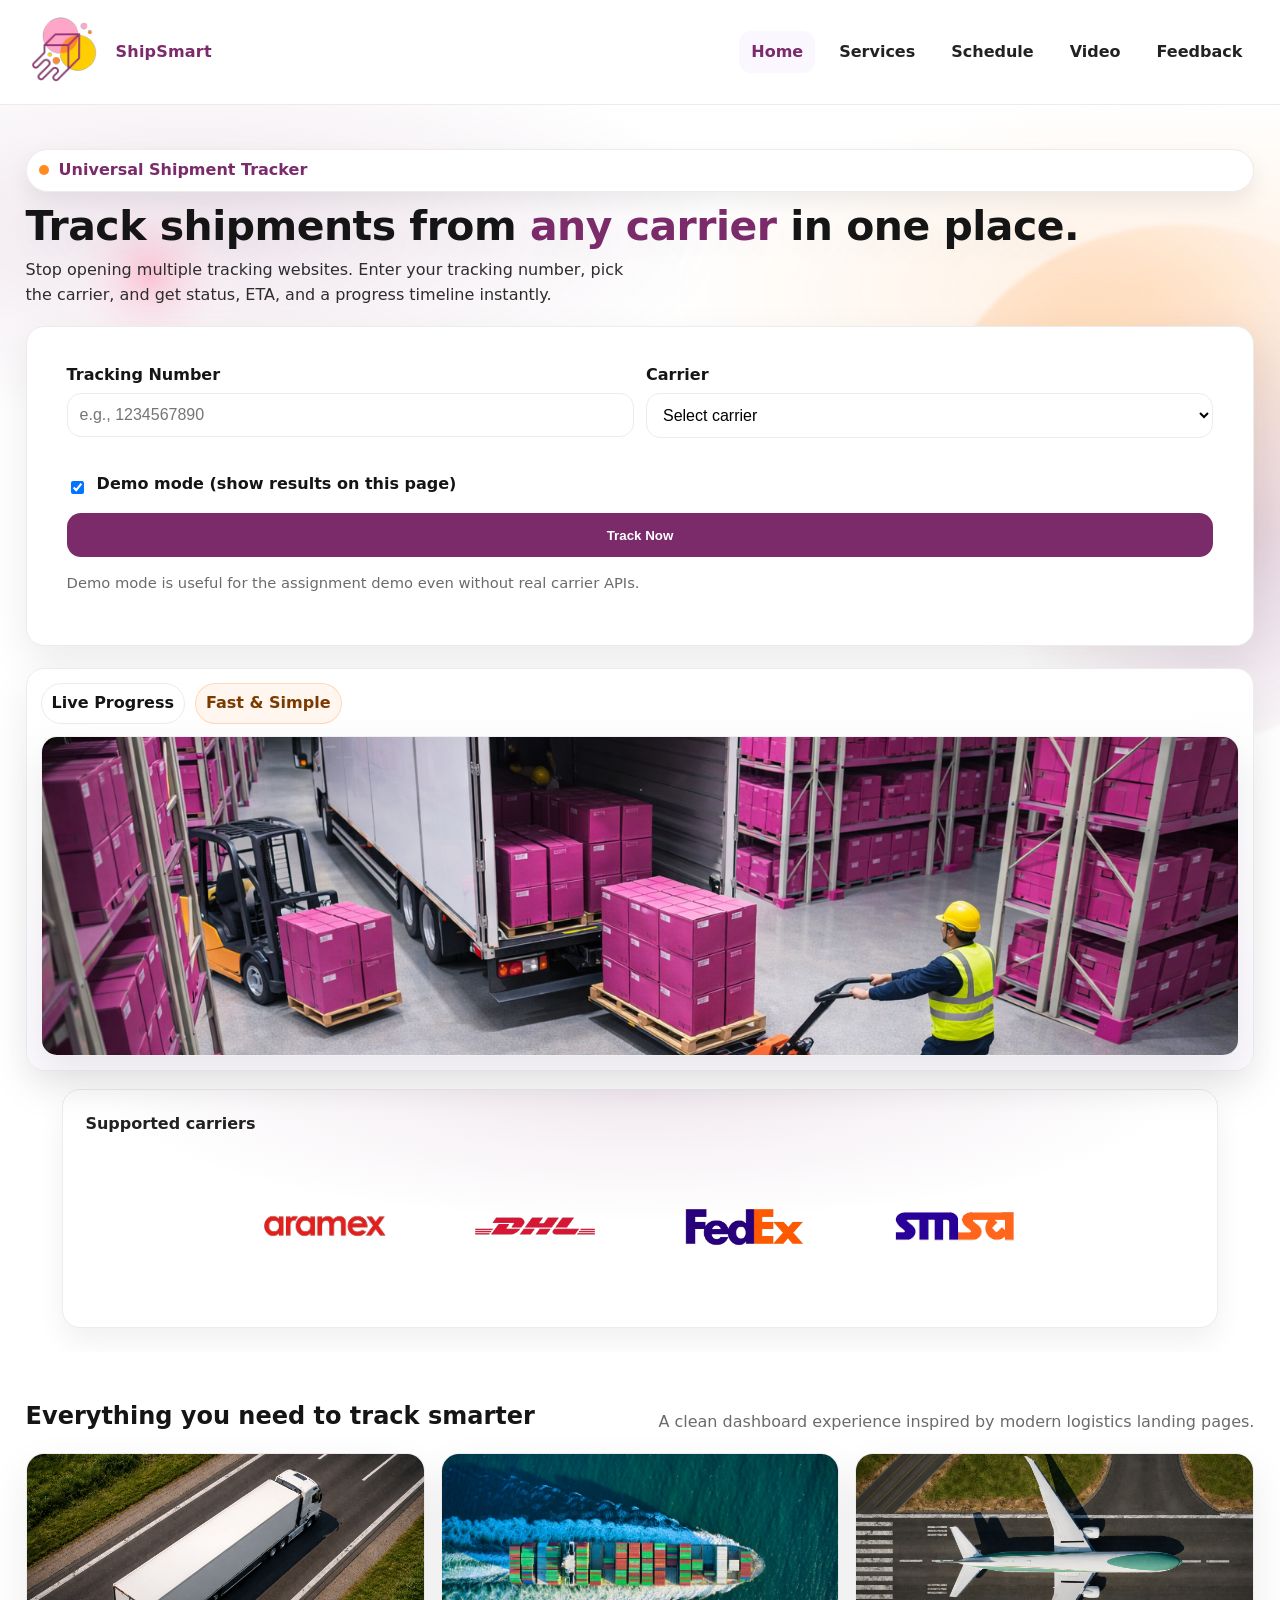
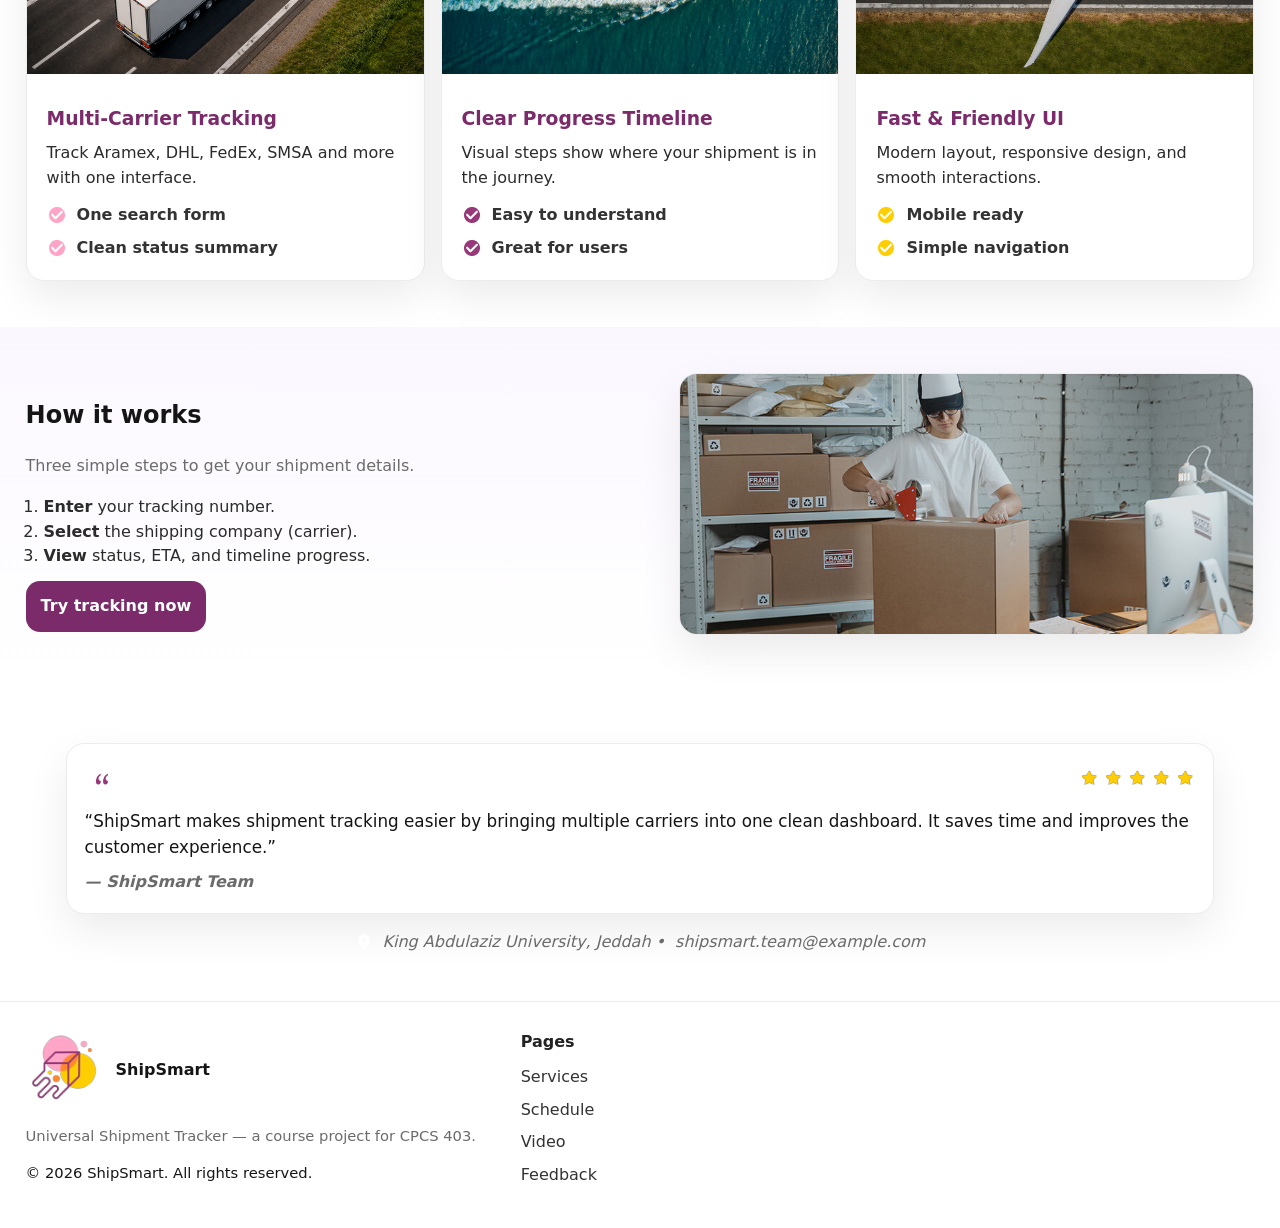
<file: index.html>
<!--
Member 1:
  Name: Wareef Alzubaidi
  Student ID: 2207221
  Section: DAR

Member 2:
  Name: Sama Salem Salloum
  Student ID: 2205679
  Section: DAR

Member 3:
  Name: Manar Abdullah Alharbi
  Student ID: 2206712
  Section: DAR

File: index.html
Purpose: ShipSmart Home Page — interactive landing page with hero section, tracking form, feature cards, how-it-works steps, and testimonial.
-->
<!DOCTYPE html>
<html lang="en">
<head>
  <meta charset="UTF-8" />
  <meta name="viewport" content="width=device-width, initial-scale=1.0" />
  <title>ShipSmart | Universal Shipment Tracker</title>
  <link rel="icon" type="image/svg+xml" href="images/shipsmart-logo-3.svg" />

  <!-- External CSS (Required) -->
  <link rel="stylesheet" href="global/main.css" />
  <!-- Print CSS (schedule-only printing) -->
  <link rel="stylesheet" href="global/print.css" media="print" />
</head>

<body>
  <!-- ===================== HEADER (Semantic Tag required) ===================== -->
  <header class="site-header">
    <div class="container header-inner">
      <!-- Brand -->
      <a class="brand" href="index.html" aria-label="ShipSmart Home">
        <img class="brand-logo" src="images/shipsmart-logo-3.svg" alt="ShipSmart logo" />
        <span class="brand-name">ShipSmart</span>
      </a>

      <!-- Navigation (consistent across pages) -->
      <nav class="nav" aria-label="Main navigation">
        <ul class="nav-list">
          <li><a class="nav-link is-active" href="index.html">Home</a></li>
          <li><a class="nav-link" href="pages/services.html">Services</a></li>
          <li><a class="nav-link" href="pages/schedule.html">Schedule</a></li>
          <li><a class="nav-link" href="pages/video.html">Video</a></li>
          <li><a class="nav-link" href="pages/feedback.html">Feedback</a></li>
        </ul>
      </nav>

      <!-- Mobile toggle -->
      <button class="nav-toggle" type="button" aria-label="Open menu" aria-expanded="false">
        ☰
      </button>
    </div>
  </header>

  <!-- ===================== MAIN ===================== -->
  <main>
    <!-- ===================== HERO ===================== -->
    <section class="hero">
      <!-- Decorative shapes (optional, Webflow-like) -->
      <img class="decor decor-light-1" src="images/pink light.svg" alt="" aria-hidden="true" />
      <img class="decor decor-light-2" src="images/yellow light.svg" alt="" aria-hidden="true" />

      <div class="container hero-grid">
        <!-- Left: copy + form -->
        <div class="hero-left">
          <p class="pill">
            <span class="dot"></span>
            Universal Shipment Tracker
          </p>

          <h1 class="hero-title">
            Track shipments from <span class="accent">any carrier</span> in one place.
          </h1>

          <p class="hero-subtitle">
            Stop opening multiple tracking websites. Enter your tracking number, pick the carrier,
            and get status, ETA, and a progress timeline instantly.
          </p>

          <!-- Tracking form (JS + PHP compatible) -->
          <form id="trackForm" class="card track-card" action="server/track.php" method="POST" novalidate>
            <div class="field-grid">
              <div class="field">
                <label for="trackingNumber">Tracking Number</label>
                <input
                  id="trackingNumber"
                  name="trackingNumber"
                  type="text"
                  placeholder="e.g., 1234567890"
                  autocomplete="off"
                  required
                />
                <p class="error" id="trackingError" aria-live="polite"></p>
              </div>

              <div class="field">
                <label for="carrier">Carrier</label>
                <select id="carrier" name="carrier" required>
                  <option value="" disabled selected>Select carrier</option>
                  <option value="aramex">Aramex</option>
                  <option value="dhl">DHL</option>
                  <option value="fedex">FedEx</option>
                  <option value="smsa">SMSA</option>
                </select>
                <p class="error" id="carrierError" aria-live="polite"></p>
              </div>
            </div>

            <div class="field inline">
              <input type="checkbox" id="demoMode" name="demoMode" checked />
              <label for="demoMode">Demo mode (show results on this page)</label>
            </div>

            <button class="btn btn-primary" type="button" id="trackBtn">Track Now</button>
            <p id="demohint" class="error" style="display:none">Please check Demo mode to track.</p>

            <p class="small muted">
              Demo mode is useful for the assignment demo even without real carrier APIs.
            </p>
          </form>

          <!-- Result area (JS demo) — shown under the track card -->
          <div id="resultArea" class="result card card-inner" hidden>
            <div class="result-head">
              <h2 class="result-title">Shipment Status</h2>
              <span id="statusBadge" class="badge">Loading</span>
            </div>

            <div class="result-grid">
              <p><strong>Carrier:</strong> <span id="rCarrier">—</span></p>
              <p><strong>Tracking #:</strong> <span id="rTracking">—</span></p>
              <p><strong>ETA:</strong> <span id="rEta">—</span></p>
              <p><strong>Last Update:</strong> <span id="rUpdate">—</span></p>
            </div>

            <!-- Timeline (ordered list required usage) -->
            <ol class="timeline" aria-label="Shipment progress timeline">
              <li class="step" data-step="created"><span class="step-dot"></span>Shipment Created</li>
              <li class="step" data-step="picked"><span class="step-dot"></span>Picked Up</li>
              <li class="step" data-step="transit"><span class="step-dot"></span>In Transit</li>
              <li class="step" data-step="out"><span class="step-dot"></span>Out for Delivery</li>
              <li class="step" data-step="delivered"><span class="step-dot"></span>Delivered</li>
            </ol>

            <div class="result-actions">
              <button class="btn" type="button" id="newSearchBtn">New Search</button>
              <a class="btn btn-ghost" href="pages/feedback.html">Leave Feedback</a>
            </div>
          </div>

          <!-- Loading box -->
          <div id="loadingBox" class="loading card" hidden>
            <span class="spinner" aria-hidden="true"></span>
            <span>Checking shipment status…</span>
          </div>
        </div>

        <!-- Picture card (below track + result) -->
        <div class="hero-right">
          <div class="illustration card">
            <div class="illus-top">
              <span class="chip">Live Progress</span>
              <span class="chip chip-soft">Fast & Simple</span>
            </div>

            <div class="hero-media">
              <img class="hero-illus" src="images/wherehouse pirbul boxes.svg" alt="Warehouse with boxes illustration" />
            </div>
          </div>
        </div>
      </div>

      <!-- ✅ FIXED: Supported carriers full width under BOTH cards -->
      <div class="container">
        <div class="container container-wide">
        <div class="logos logos-wide">
          <p class="logos-title">Supported carriers</p>
          <div class="logos-row" aria-label="Carrier logos">
            <img src="images/aramex logo.svg" alt="Aramex" class="logo" />
            <img src="images/dhl logo.svg" alt="DHL" class="logo" />
            <img src="images/fedex logo.svg" alt="FedEx" class="logo" />
            <img src="images/smsa logo.svg" alt="SMSA" class="logo" />
          </div>
        </div>
        </div>
      </div>
    </section>

    <!-- ===================== FEATURES ===================== -->
    <section class="section">
      <div class="container">
        <div class="section-head">
          <h2>Everything you need to track smarter</h2>
          <p class="muted">
            A clean dashboard experience inspired by modern logistics landing pages.
          </p>
        </div>

        <div class="grid-3">
          <!-- Card 1 -->
          <article class="feature card">
            <div class="feature-image">
              <img src="images/truck.svg" alt="Truck transport" />
            </div>

            <div class="feature-content">
              <h3>Multi-Carrier Tracking</h3>
              <p>Track Aramex, DHL, FedEx, SMSA and more with one interface.</p>

              <ul class="check-list">
                <li><img src="images/pink check.svg" alt="" aria-hidden="true"> One search form</li>
                <li><img src="images/pink check.svg" alt="" aria-hidden="true"> Clean status summary</li>
              </ul>
            </div>
          </article>

          <!-- Card 2 -->
          <article class="feature card">
            <div class="feature-image">
              <img src="images/ship.svg" alt="Ship transport" />
            </div>

            <div class="feature-content">
              <h3>Clear Progress Timeline</h3>
              <p>Visual steps show where your shipment is in the journey.</p>

              <ul class="check-list">
                <li><img src="images/pirbul check.svg" alt="" aria-hidden="true"> Easy to understand</li>
                <li><img src="images/pirbul check.svg" alt="" aria-hidden="true"> Great for users</li>
              </ul>
            </div>
          </article>

          <!-- Card 3 -->
          <article class="feature card">
            <div class="feature-image">
              <img src="images/airplane.svg" alt="Airplane transport" />
            </div>

            <div class="feature-content">
              <h3>Fast & Friendly UI</h3>
              <p>Modern layout, responsive design, and smooth interactions.</p>

              <ul class="check-list">
                <li><img src="images/yellow check.svg" alt="" aria-hidden="true"> Mobile ready</li>
                <li><img src="images/yellow check.svg" alt="" aria-hidden="true"> Simple navigation</li>
              </ul>
            </div>
          </article>
        </div>
      </div>
    </section>

    <!-- ===================== HOW IT WORKS ===================== -->
    <section class="section section-soft">
      <div class="container how-grid">
        <div>
          <h2>How it works</h2>
          <p class="muted">
            Three simple steps to get your shipment details.
          </p>

          <!-- Required HTML element usage -->
          <ol class="how-steps">
            <li><strong>Enter</strong> your tracking number.</li>
            <li><strong>Select</strong> the shipping company (carrier).</li>
            <li><strong>View</strong> status, ETA, and timeline progress.</li>
          </ol>

          <a class="btn btn-primary btn-inline" href="#trackForm">Try tracking now</a>
        </div>

        <div class="card how-card">
          <img src="images/girl do box orders.svg" alt="Person managing orders illustration" />
        </div>
      </div>
    </section>

    <!-- ===================== QUOTE / TESTIMONIAL ===================== -->
    <section class="section">
      <div class="container">
        <blockquote class="quote card">
          <div class="quote-top">
            <img class="quote-icon" src="images/duble cotation mark pirbul.svg" alt="" aria-hidden="true" />
            <div class="stars" aria-label="rating">
              <img src="images/star.svg" alt="" aria-hidden="true" />
              <img src="images/star.svg" alt="" aria-hidden="true" />
              <img src="images/star.svg" alt="" aria-hidden="true" />
              <img src="images/star.svg" alt="" aria-hidden="true" />
              <img src="images/star.svg" alt="" aria-hidden="true" />
            </div>
          </div>

          <p>
            “ShipSmart makes shipment tracking easier by bringing multiple carriers into one clean dashboard.
            It saves time and improves the customer experience.”
          </p>

          <cite>— ShipSmart Team</cite>
        </blockquote>

        <!-- address tag required usage -->
        <address class="contact">
          <img src="images/location icon.svg" alt="" aria-hidden="true" />
          King Abdulaziz University, Jeddah •
          <a href="mailto:shipsmart.team@example.com">shipsmart.team@example.com</a>
        </address>
      </div>
    </section>
  </main>

  <!-- ===================== FOOTER (Semantic Tag required) ===================== -->
  <footer class="site-footer">
    <div class="container footer-grid">
      <div>
        <div class="footer-brand">
          <img class="footer-logo" src="images/shipsmart-logo-3.svg" alt="ShipSmart logo" />
          <strong>ShipSmart</strong>
        </div>
        <p class="muted small">
          Universal Shipment Tracker — a course project for CPCS 403.
        </p>
        <p class="small">&copy; 2026 ShipSmart. All rights reserved.</p>
      </div>

      <div>
        <p class="footer-title">Pages</p>
        <ul class="footer-links">
          <li><a href="pages/services.html">Services</a></li>
          <li><a href="pages/schedule.html">Schedule</a></li>
          <li><a href="pages/video.html">Video</a></li>
          <li><a href="pages/feedback.html">Feedback</a></li>
        </ul>
      </div>

    </div>
  </footer>

  <!-- External JS (Required) -->
  <script src="scripts/main.js?v=11"></script>
</body>
</html>
</file>
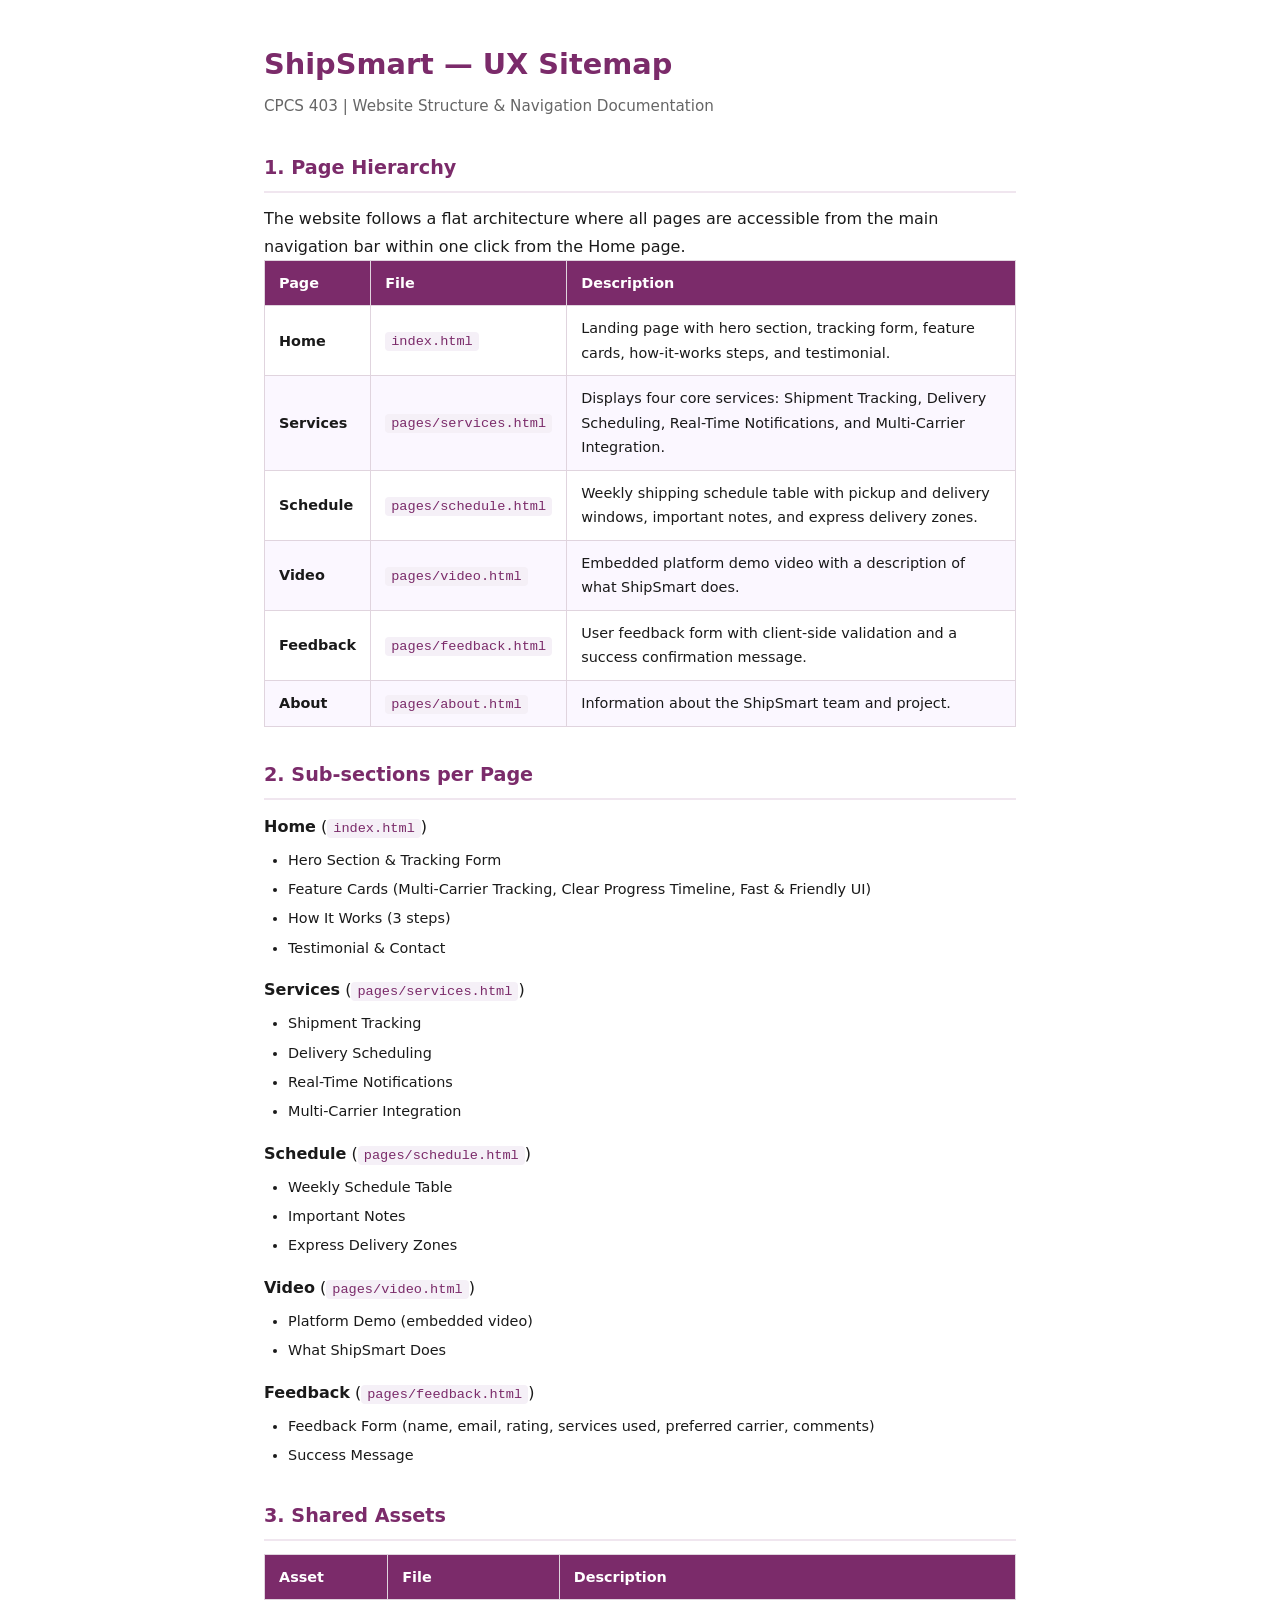
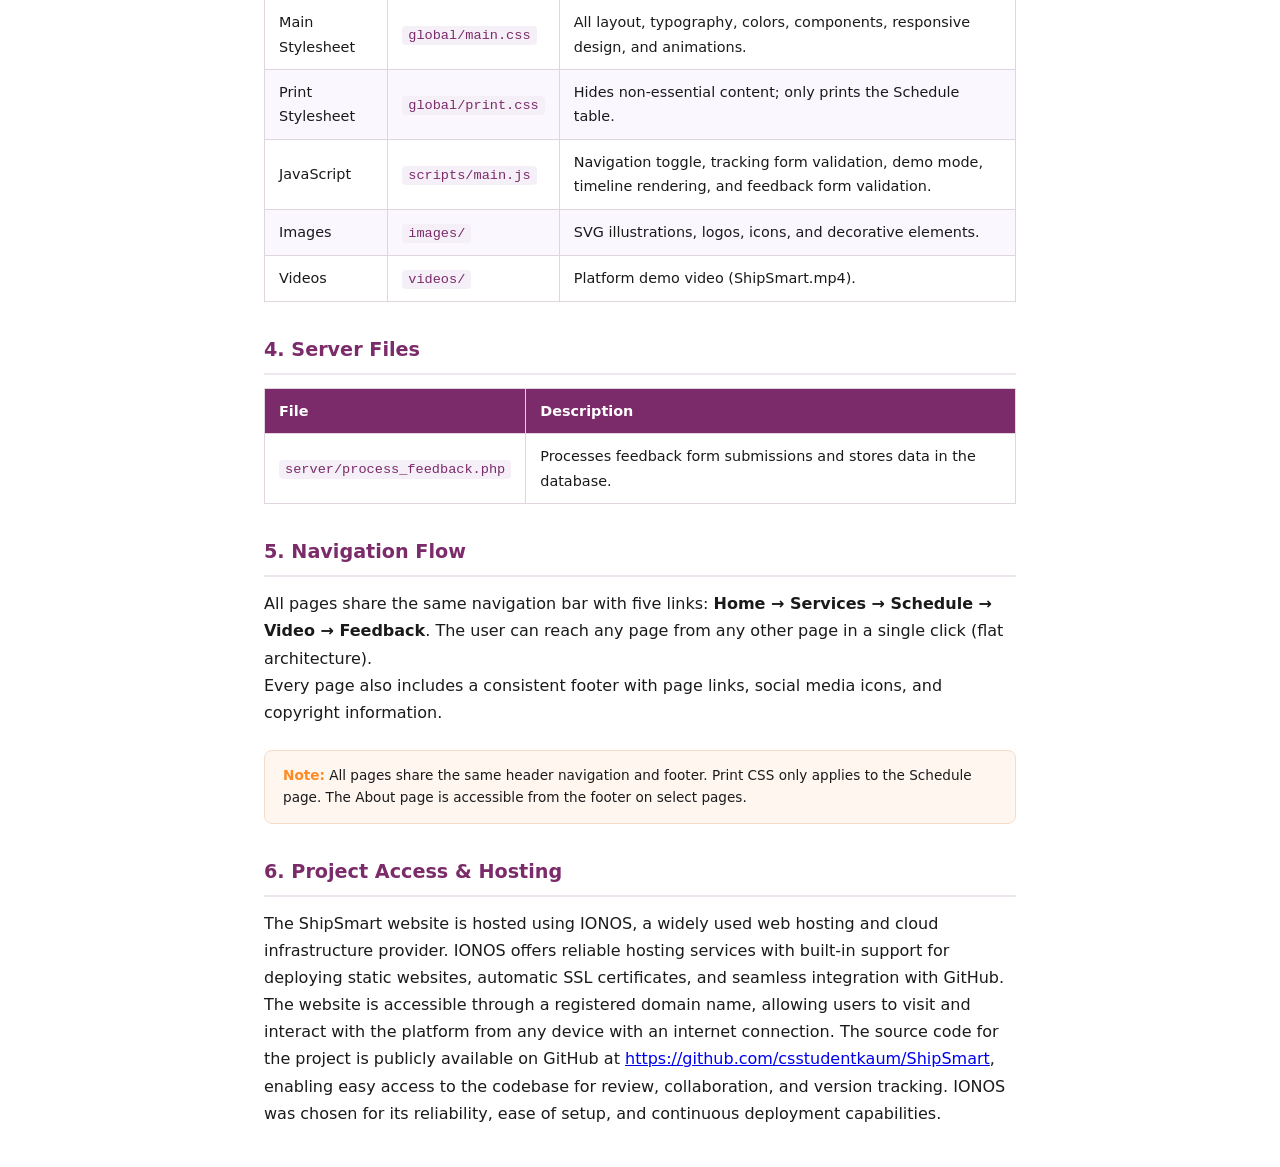
<file: docs/sitemap.html>
<!--
Member 1:
  Name: Wareef Alzubaidi
  Student ID: 2207221
  Section: DAR

Member 2:
  Name: Sama Salem Salloum
  Student ID: 2205679
  Section: DAR

Member 3:
  Name: Manar Abdullah Alharbi
  Student ID: 2206712
  Section: DAR

File: docs/sitemap.html
Purpose: ShipSmart UX Sitemap — documents the website structure, page hierarchy, navigation flow, and shared assets.
-->
<!DOCTYPE html>
<html lang="en">
<head>
  <meta charset="UTF-8">
  <meta name="viewport" content="width=device-width, initial-scale=1.0">
  <title>ShipSmart — UX Sitemap | CPCS 403</title>
  <style>
    *{box-sizing:border-box;margin:0;padding:0}
    body{font-family:'Segoe UI',system-ui,sans-serif;max-width:800px;margin:0 auto;padding:2.5rem 1.5rem;color:#1a1a1a;line-height:1.7}
    h1{color:#7b2b6a;font-size:1.8rem;margin-bottom:.3rem}
    h2{color:#7b2b6a;font-size:1.2rem;margin:2rem 0 .8rem;border-bottom:2px solid #f0e6ef;padding-bottom:.4rem}
    .subtitle{color:#666;font-size:.95rem;margin-bottom:2rem}
    table{width:100%;border-collapse:collapse;margin-bottom:1.5rem;font-size:.9rem}
    th,td{text-align:left;padding:10px 14px;border:1px solid #e0d4de}
    th{background:#7b2b6a;color:#fff;font-weight:600}
    tr:nth-child(even){background:#fbf7ff}
    code{font-family:Consolas,'Courier New',monospace;background:#f5f0f7;padding:2px 6px;border-radius:4px;font-size:.85rem;color:#7b2b6a}
    .note{background:#fff6f0;border:1px solid #f5dcc8;border-radius:8px;padding:14px 18px;font-size:.85rem;line-height:1.6;margin-top:1.5rem}
    .note strong{color:#ff8a1f}
    ul{margin:.5rem 0 1rem 1.5rem}
    li{margin-bottom:.3rem;font-size:.9rem}
  </style>
</head>
<body>

  <h1>ShipSmart — UX Sitemap</h1>
  <p class="subtitle">CPCS 403 | Website Structure &amp; Navigation Documentation</p>

  <!-- ═══════════════════════════════════════════
       SECTION 1: PAGE HIERARCHY
       ═══════════════════════════════════════════ -->
  <h2>1. Page Hierarchy</h2>
  <p>The website follows a flat architecture where all pages are accessible from the main navigation bar within one click from the Home page.</p>

  <table>
    <thead>
      <tr>
        <th>Page</th>
        <th>File</th>
        <th>Description</th>
      </tr>
    </thead>
    <tbody>
      <tr>
        <td><strong>Home</strong></td>
        <td><code>index.html</code></td>
        <td>Landing page with hero section, tracking form, feature cards, how-it-works steps, and testimonial.</td>
      </tr>
      <tr>
        <td><strong>Services</strong></td>
        <td><code>pages/services.html</code></td>
        <td>Displays four core services: Shipment Tracking, Delivery Scheduling, Real-Time Notifications, and Multi-Carrier Integration.</td>
      </tr>
      <tr>
        <td><strong>Schedule</strong></td>
        <td><code>pages/schedule.html</code></td>
        <td>Weekly shipping schedule table with pickup and delivery windows, important notes, and express delivery zones.</td>
      </tr>
      <tr>
        <td><strong>Video</strong></td>
        <td><code>pages/video.html</code></td>
        <td>Embedded platform demo video with a description of what ShipSmart does.</td>
      </tr>
      <tr>
        <td><strong>Feedback</strong></td>
        <td><code>pages/feedback.html</code></td>
        <td>User feedback form with client-side validation and a success confirmation message.</td>
      </tr>
      <tr>
        <td><strong>About</strong></td>
        <td><code>pages/about.html</code></td>
        <td>Information about the ShipSmart team and project.</td>
      </tr>
    </tbody>
  </table>

  <!-- ═══════════════════════════════════════════
       SECTION 2: SUB-SECTIONS PER PAGE
       ═══════════════════════════════════════════ -->
  <h2>2. Sub-sections per Page</h2>

  <p><strong>Home</strong> (<code>index.html</code>)</p>
  <ul>
    <li>Hero Section &amp; Tracking Form</li>
    <li>Feature Cards (Multi-Carrier Tracking, Clear Progress Timeline, Fast &amp; Friendly UI)</li>
    <li>How It Works (3 steps)</li>
    <li>Testimonial &amp; Contact</li>
  </ul>

  <p><strong>Services</strong> (<code>pages/services.html</code>)</p>
  <ul>
    <li>Shipment Tracking</li>
    <li>Delivery Scheduling</li>
    <li>Real-Time Notifications</li>
    <li>Multi-Carrier Integration</li>
  </ul>

  <p><strong>Schedule</strong> (<code>pages/schedule.html</code>)</p>
  <ul>
    <li>Weekly Schedule Table</li>
    <li>Important Notes</li>
    <li>Express Delivery Zones</li>
  </ul>

  <p><strong>Video</strong> (<code>pages/video.html</code>)</p>
  <ul>
    <li>Platform Demo (embedded video)</li>
    <li>What ShipSmart Does</li>
  </ul>

  <p><strong>Feedback</strong> (<code>pages/feedback.html</code>)</p>
  <ul>
    <li>Feedback Form (name, email, rating, services used, preferred carrier, comments)</li>
    <li>Success Message</li>
  </ul>

  <!-- ═══════════════════════════════════════════
       SECTION 3: SHARED ASSETS
       ═══════════════════════════════════════════ -->
  <h2>3. Shared Assets</h2>
  <table>
    <thead>
      <tr>
        <th>Asset</th>
        <th>File</th>
        <th>Description</th>
      </tr>
    </thead>
    <tbody>
      <tr>
        <td>Main Stylesheet</td>
        <td><code>global/main.css</code></td>
        <td>All layout, typography, colors, components, responsive design, and animations.</td>
      </tr>
      <tr>
        <td>Print Stylesheet</td>
        <td><code>global/print.css</code></td>
        <td>Hides non-essential content; only prints the Schedule table.</td>
      </tr>
      <tr>
        <td>JavaScript</td>
        <td><code>scripts/main.js</code></td>
        <td>Navigation toggle, tracking form validation, demo mode, timeline rendering, and feedback form validation.</td>
      </tr>
      <tr>
        <td>Images</td>
        <td><code>images/</code></td>
        <td>SVG illustrations, logos, icons, and decorative elements.</td>
      </tr>
      <tr>
        <td>Videos</td>
        <td><code>videos/</code></td>
        <td>Platform demo video (ShipSmart.mp4).</td>
      </tr>
    </tbody>
  </table>

  <!-- ═══════════════════════════════════════════
       SECTION 4: SERVER FILES
       ═══════════════════════════════════════════ -->
  <h2>4. Server Files</h2>
  <table>
    <thead>
      <tr>
        <th>File</th>
        <th>Description</th>
      </tr>
    </thead>
    <tbody>
      <tr>
        <td><code>server/process_feedback.php</code></td>
        <td>Processes feedback form submissions and stores data in the database.</td>
      </tr>
    </tbody>
  </table>

  <!-- ═══════════════════════════════════════════
       SECTION 5: NAVIGATION FLOW
       ═══════════════════════════════════════════ -->
  <h2>5. Navigation Flow</h2>
  <p>All pages share the same navigation bar with five links: <strong>Home → Services → Schedule → Video → Feedback</strong>. The user can reach any page from any other page in a single click (flat architecture).</p>
  <p>Every page also includes a consistent footer with page links, social media icons, and copyright information.</p>

  <div class="note">
    <strong>Note:</strong> All pages share the same header navigation and footer. Print CSS only applies to the Schedule page. The About page is accessible from the footer on select pages.
  </div>

  <!-- ═══════════════════════════════════════════
       SECTION 6: PROJECT ACCESS & HOSTING
       ═══════════════════════════════════════════ -->
  <h2>6. Project Access &amp; Hosting</h2>
  <p>The ShipSmart website is hosted using IONOS, a widely used web hosting and cloud infrastructure provider. IONOS offers reliable hosting services with built-in support for deploying static websites, automatic SSL certificates, and seamless integration with GitHub. The website is accessible through a registered domain name, allowing users to visit and interact with the platform from any device with an internet connection. The source code for the project is publicly available on GitHub at <a href="https://github.com/csstudentkaum/ShipSmart">https://github.com/csstudentkaum/ShipSmart</a>, enabling easy access to the codebase for review, collaboration, and version tracking. IONOS was chosen for its reliability, ease of setup, and continuous deployment capabilities.</p>

</body>
</html>
</file>
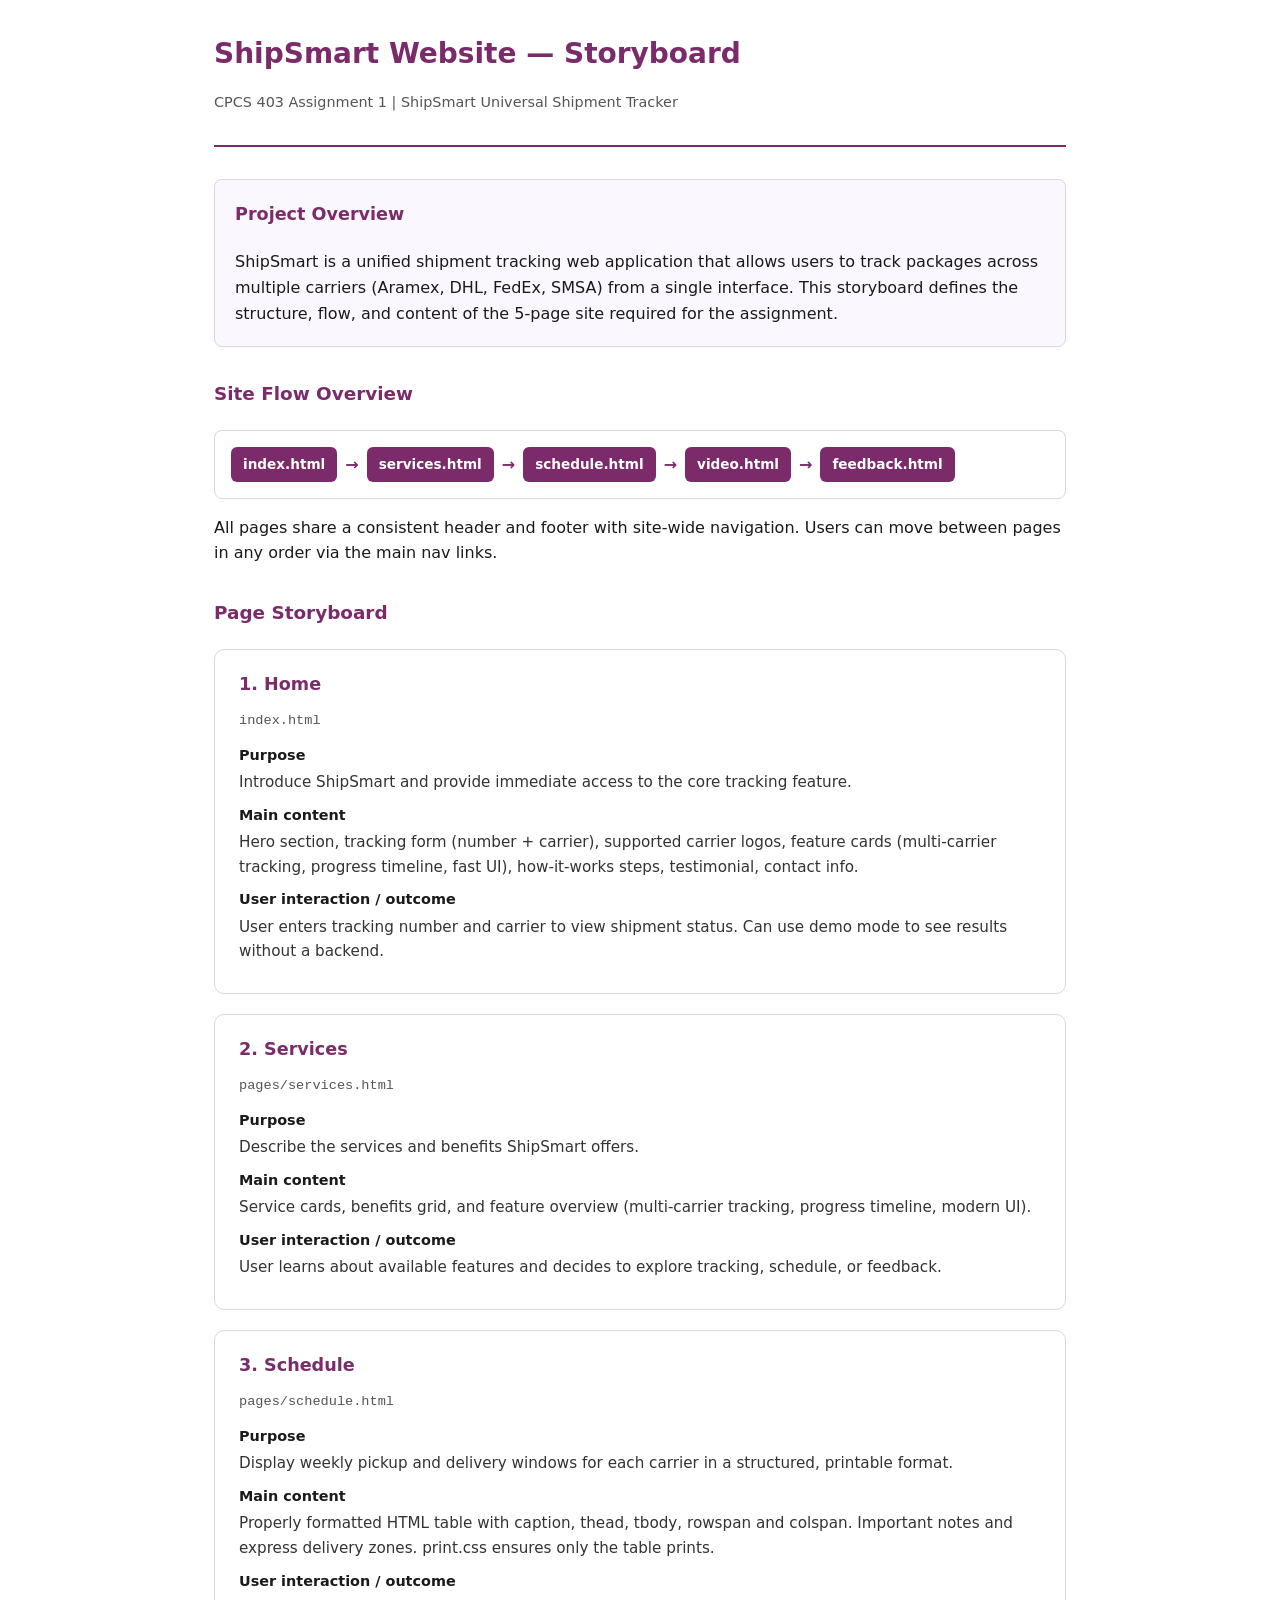
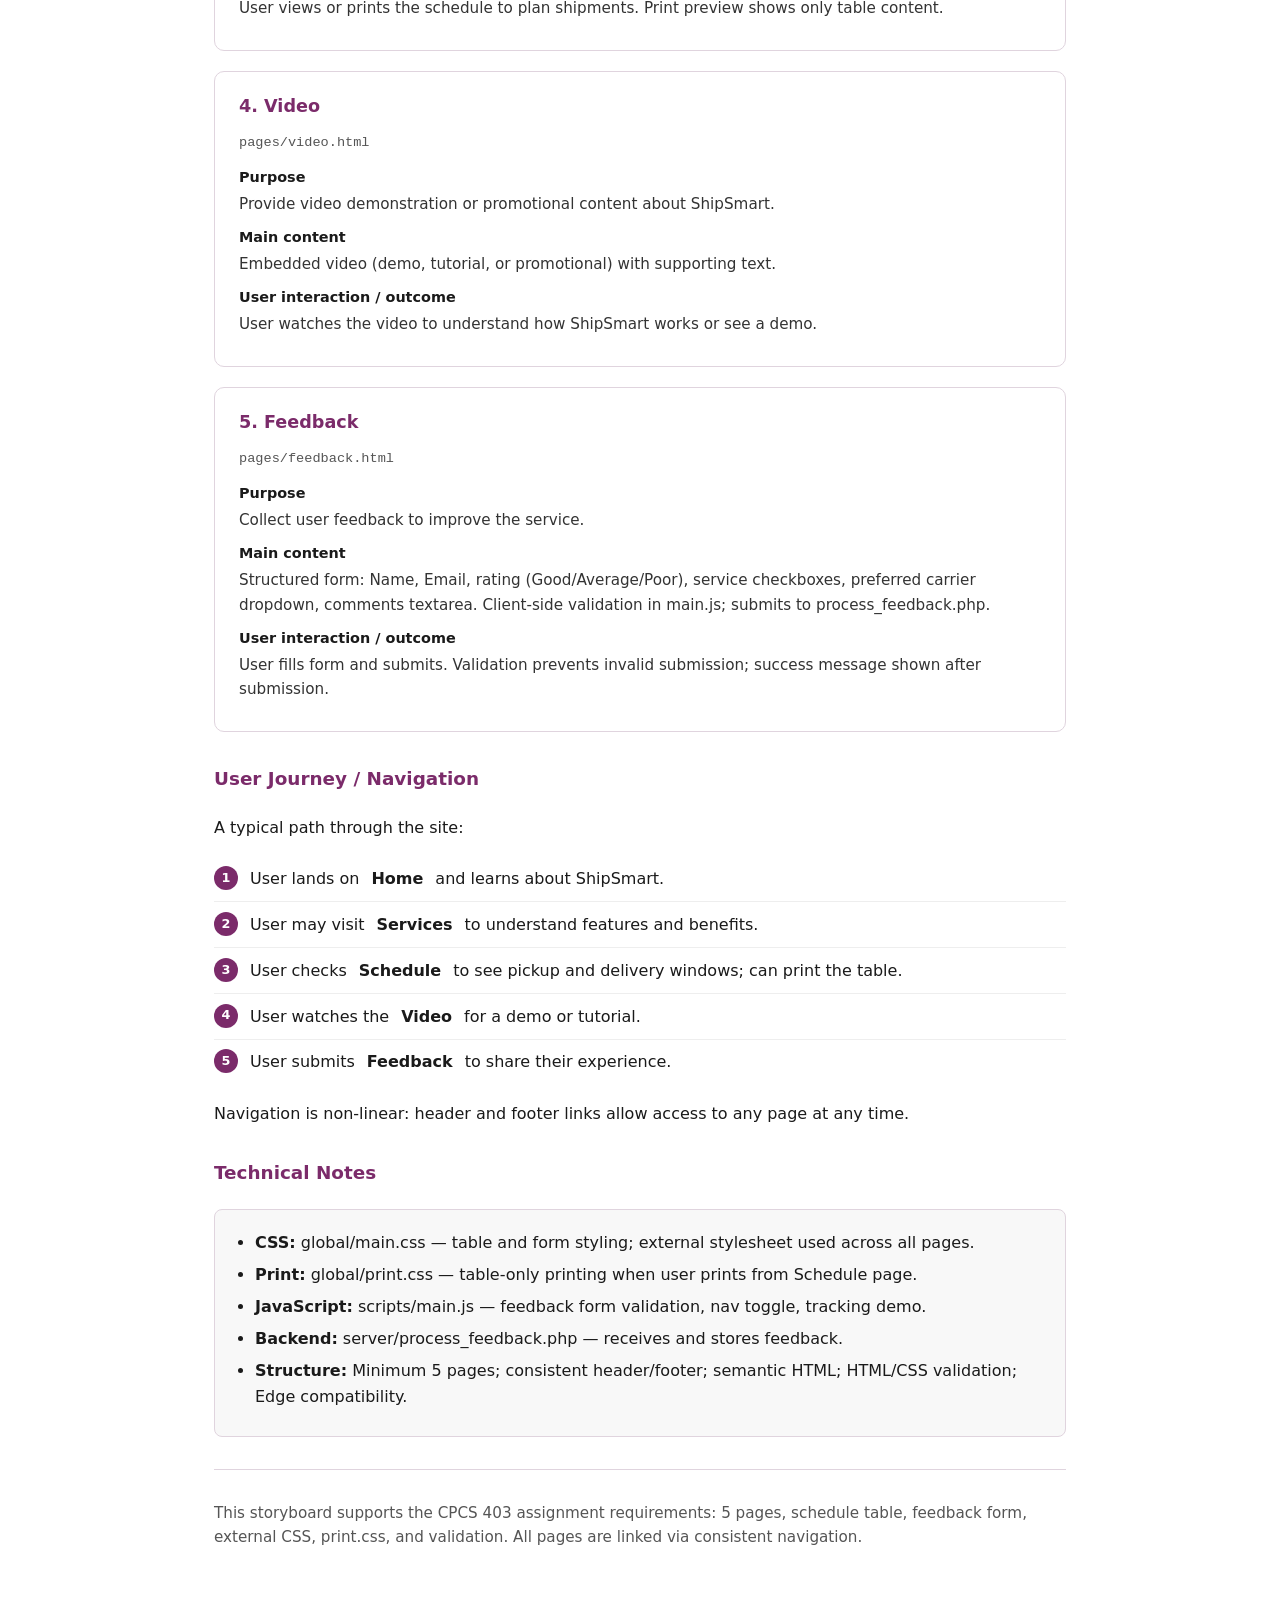
<file: docs/storyboard.html>
<!--
Member 1:
  Name: Wareef Alzubaidi
  Student ID: 2207221
  Section: DAR

Member 2:
  Name: Sama Salem Salloum
  Student ID: 2205679
  Section: DAR

Member 3:
  Name: Manar Abdullah Alharbi
  Student ID: 2206712
  Section: DAR

File: docs/storyboard.html
Purpose: ShipSmart Storyboard — six-panel visual sketch storyboard illustrating the user scenario of tracking shipments from multiple carriers.
-->
<!DOCTYPE html>
<html lang="en">
<head>
  <meta charset="UTF-8">
  <meta name="viewport" content="width=device-width, initial-scale=1.0">
  <title>ShipSmart — Website Storyboard | CPCS 403</title>
  <style>
    /* Base */
    :root {
      --primary: #7b2b6a;
      --primary-light: #fbf7ff;
      --border: #e0d4de;
      --text: #1a1a1a;
      --muted: #555;
    }
    * { box-sizing: border-box; }
    body {
      font-family: "Segoe UI", system-ui, -apple-system, sans-serif;
      max-width: 900px;
      margin: 0 auto;
      padding: 2rem 1.5rem;
      color: var(--text);
      line-height: 1.6;
    }

    /* Header */
    .doc-header {
      border-bottom: 2px solid var(--primary);
      padding-bottom: 1rem;
      margin-bottom: 2rem;
    }
    .doc-header h1 {
      margin: 0 0 0.25rem;
      font-size: 1.75rem;
      color: var(--primary);
    }
    .doc-meta {
      font-size: 0.9rem;
      color: var(--muted);
    }

    /* Overview */
    .overview {
      background: var(--primary-light);
      border: 1px solid var(--border);
      border-radius: 8px;
      padding: 1.25rem;
      margin-bottom: 2rem;
    }
    .overview h2 { margin-top: 0; font-size: 1.1rem; color: var(--primary); }
    .overview p { margin: 0; }

    /* Section titles */
    h2 {
      font-size: 1.15rem;
      color: var(--primary);
      margin: 2rem 0 1rem;
      padding-bottom: 0.35rem;
    }

    /* Site flow */
    .flow-wrap {
      display: flex;
      flex-wrap: wrap;
      align-items: center;
      gap: 0.5rem;
      margin: 1rem 0;
      padding: 1rem;
      background: #fff;
      border: 1px solid var(--border);
      border-radius: 8px;
    }
    .flow-badge {
      padding: 0.4rem 0.75rem;
      background: var(--primary);
      color: #fff;
      border-radius: 6px;
      font-size: 0.85rem;
      font-weight: 600;
    }
    .flow-arrow {
      color: var(--primary);
      font-weight: bold;
      font-size: 1rem;
    }

    /* Page cards */
    .page-card {
      border: 1px solid var(--border);
      border-radius: 10px;
      padding: 1.25rem 1.5rem;
      margin-bottom: 1.25rem;
      background: #fff;
      break-inside: avoid;
    }
    .page-card:hover { border-color: var(--primary); }
    .page-card h3 {
      margin: 0 0 0.75rem;
      font-size: 1.1rem;
      color: var(--primary);
    }
    .page-card .filename {
      font-family: "Consolas", monospace;
      font-size: 0.85rem;
      color: var(--muted);
      margin-bottom: 0.75rem;
    }
    .page-card .field {
      margin-bottom: 0.6rem;
    }
    .page-card .field-label {
      font-weight: 600;
      font-size: 0.9rem;
      color: var(--text);
    }
    .page-card .field-value {
      font-size: 0.95rem;
      color: #333;
      margin: 0.2rem 0 0;
    }
    .page-card p { margin: 0.5rem 0 0; }

    /* User journey */
    .journey-list {
      list-style: none;
      padding: 0;
      margin: 0;
    }
    .journey-list li {
      display: flex;
      align-items: flex-start;
      gap: 0.75rem;
      padding: 0.6rem 0;
      border-bottom: 1px solid #eee;
    }
    .journey-list li:last-child { border-bottom: none; }
    .journey-num {
      flex-shrink: 0;
      width: 1.5rem;
      height: 1.5rem;
      background: var(--primary);
      color: #fff;
      border-radius: 50%;
      display: flex;
      align-items: center;
      justify-content: center;
      font-size: 0.8rem;
      font-weight: 700;
    }

    /* Technical notes */
    .tech-notes {
      background: #f8f8f8;
      border: 1px solid var(--border);
      border-radius: 8px;
      padding: 1.25rem;
    }
    .tech-notes ul {
      margin: 0;
      padding-left: 1.25rem;
    }
    .tech-notes li { margin-bottom: 0.4rem; }

    /* Conclusion */
    .conclusion {
      margin-top: 2rem;
      padding-top: 1rem;
      border-top: 1px solid var(--border);
      font-size: 0.95rem;
      color: var(--muted);
    }

    /* Print */
    @media print {
      body { padding: 1rem; }
      .page-card { break-inside: avoid; }
      .doc-header { border-bottom-color: #333; }
      h2 { color: #000; }
    }
  </style>
</head>
<body>
  <!-- Title / Header -->
  <header class="doc-header">
    <h1>ShipSmart Website — Storyboard</h1>
    <p class="doc-meta">CPCS 403 Assignment 1 | ShipSmart Universal Shipment Tracker</p>
  </header>

  <!-- Project overview -->
  <section class="overview">
    <h2>Project Overview</h2>
    <p>ShipSmart is a unified shipment tracking web application that allows users to track packages across multiple carriers (Aramex, DHL, FedEx, SMSA) from a single interface. This storyboard defines the structure, flow, and content of the 5-page site required for the assignment.</p>
  </section>

  <!-- Site flow overview -->
  <h2>Site Flow Overview</h2>
  <div class="flow-wrap">
    <span class="flow-badge">index.html</span>
    <span class="flow-arrow">→</span>
    <span class="flow-badge">services.html</span>
    <span class="flow-arrow">→</span>
    <span class="flow-badge">schedule.html</span>
    <span class="flow-arrow">→</span>
    <span class="flow-badge">video.html</span>
    <span class="flow-arrow">→</span>
    <span class="flow-badge">feedback.html</span>
  </div>
  <p>All pages share a consistent header and footer with site-wide navigation. Users can move between pages in any order via the main nav links.</p>

  <!-- Individual page storyboard cards -->
  <h2>Page Storyboard</h2>

  <div class="page-card">
    <h3>1. Home</h3>
    <p class="filename">index.html</p>
    <div class="field">
      <div class="field-label">Purpose</div>
      <div class="field-value">Introduce ShipSmart and provide immediate access to the core tracking feature.</div>
    </div>
    <div class="field">
      <div class="field-label">Main content</div>
      <div class="field-value">Hero section, tracking form (number + carrier), supported carrier logos, feature cards (multi-carrier tracking, progress timeline, fast UI), how-it-works steps, testimonial, contact info.</div>
    </div>
    <div class="field">
      <div class="field-label">User interaction / outcome</div>
      <div class="field-value">User enters tracking number and carrier to view shipment status. Can use demo mode to see results without a backend.</div>
    </div>
  </div>

  <div class="page-card">
    <h3>2. Services</h3>
    <p class="filename">pages/services.html</p>
    <div class="field">
      <div class="field-label">Purpose</div>
      <div class="field-value">Describe the services and benefits ShipSmart offers.</div>
    </div>
    <div class="field">
      <div class="field-label">Main content</div>
      <div class="field-value">Service cards, benefits grid, and feature overview (multi-carrier tracking, progress timeline, modern UI).</div>
    </div>
    <div class="field">
      <div class="field-label">User interaction / outcome</div>
      <div class="field-value">User learns about available features and decides to explore tracking, schedule, or feedback.</div>
    </div>
  </div>

  <div class="page-card">
    <h3>3. Schedule</h3>
    <p class="filename">pages/schedule.html</p>
    <div class="field">
      <div class="field-label">Purpose</div>
      <div class="field-value">Display weekly pickup and delivery windows for each carrier in a structured, printable format.</div>
    </div>
    <div class="field">
      <div class="field-label">Main content</div>
      <div class="field-value">Properly formatted HTML table with caption, thead, tbody, rowspan and colspan. Important notes and express delivery zones. print.css ensures only the table prints.</div>
    </div>
    <div class="field">
      <div class="field-label">User interaction / outcome</div>
      <div class="field-value">User views or prints the schedule to plan shipments. Print preview shows only table content.</div>
    </div>
  </div>

  <div class="page-card">
    <h3>4. Video</h3>
    <p class="filename">pages/video.html</p>
    <div class="field">
      <div class="field-label">Purpose</div>
      <div class="field-value">Provide video demonstration or promotional content about ShipSmart.</div>
    </div>
    <div class="field">
      <div class="field-label">Main content</div>
      <div class="field-value">Embedded video (demo, tutorial, or promotional) with supporting text.</div>
    </div>
    <div class="field">
      <div class="field-label">User interaction / outcome</div>
      <div class="field-value">User watches the video to understand how ShipSmart works or see a demo.</div>
    </div>
  </div>

  <div class="page-card">
    <h3>5. Feedback</h3>
    <p class="filename">pages/feedback.html</p>
    <div class="field">
      <div class="field-label">Purpose</div>
      <div class="field-value">Collect user feedback to improve the service.</div>
    </div>
    <div class="field">
      <div class="field-label">Main content</div>
      <div class="field-value">Structured form: Name, Email, rating (Good/Average/Poor), service checkboxes, preferred carrier dropdown, comments textarea. Client-side validation in main.js; submits to process_feedback.php.</div>
    </div>
    <div class="field">
      <div class="field-label">User interaction / outcome</div>
      <div class="field-value">User fills form and submits. Validation prevents invalid submission; success message shown after submission.</div>
    </div>
  </div>

  <!-- User journey -->
  <h2>User Journey / Navigation</h2>
  <p>A typical path through the site:</p>
  <ol class="journey-list">
    <li><span class="journey-num">1</span> User lands on <strong>Home</strong> and learns about ShipSmart.</li>
    <li><span class="journey-num">2</span> User may visit <strong>Services</strong> to understand features and benefits.</li>
    <li><span class="journey-num">3</span> User checks <strong>Schedule</strong> to see pickup and delivery windows; can print the table.</li>
    <li><span class="journey-num">4</span> User watches the <strong>Video</strong> for a demo or tutorial.</li>
    <li><span class="journey-num">5</span> User submits <strong>Feedback</strong> to share their experience.</li>
  </ol>
  <p>Navigation is non-linear: header and footer links allow access to any page at any time.</p>

  <!-- Technical notes -->
  <h2>Technical Notes</h2>
  <div class="tech-notes">
    <ul>
      <li><strong>CSS:</strong> global/main.css — table and form styling; external stylesheet used across all pages.</li>
      <li><strong>Print:</strong> global/print.css — table-only printing when user prints from Schedule page.</li>
      <li><strong>JavaScript:</strong> scripts/main.js — feedback form validation, nav toggle, tracking demo.</li>
      <li><strong>Backend:</strong> server/process_feedback.php — receives and stores feedback.</li>
      <li><strong>Structure:</strong> Minimum 5 pages; consistent header/footer; semantic HTML; HTML/CSS validation; Edge compatibility.</li>
    </ul>
  </div>

  <!-- Conclusion -->
  <section class="conclusion">
    <p>This storyboard supports the CPCS 403 assignment requirements: 5 pages, schedule table, feedback form, external CSS, print.css, and validation. All pages are linked via consistent navigation.</p>
  </section>
</body>
</html>
</file>
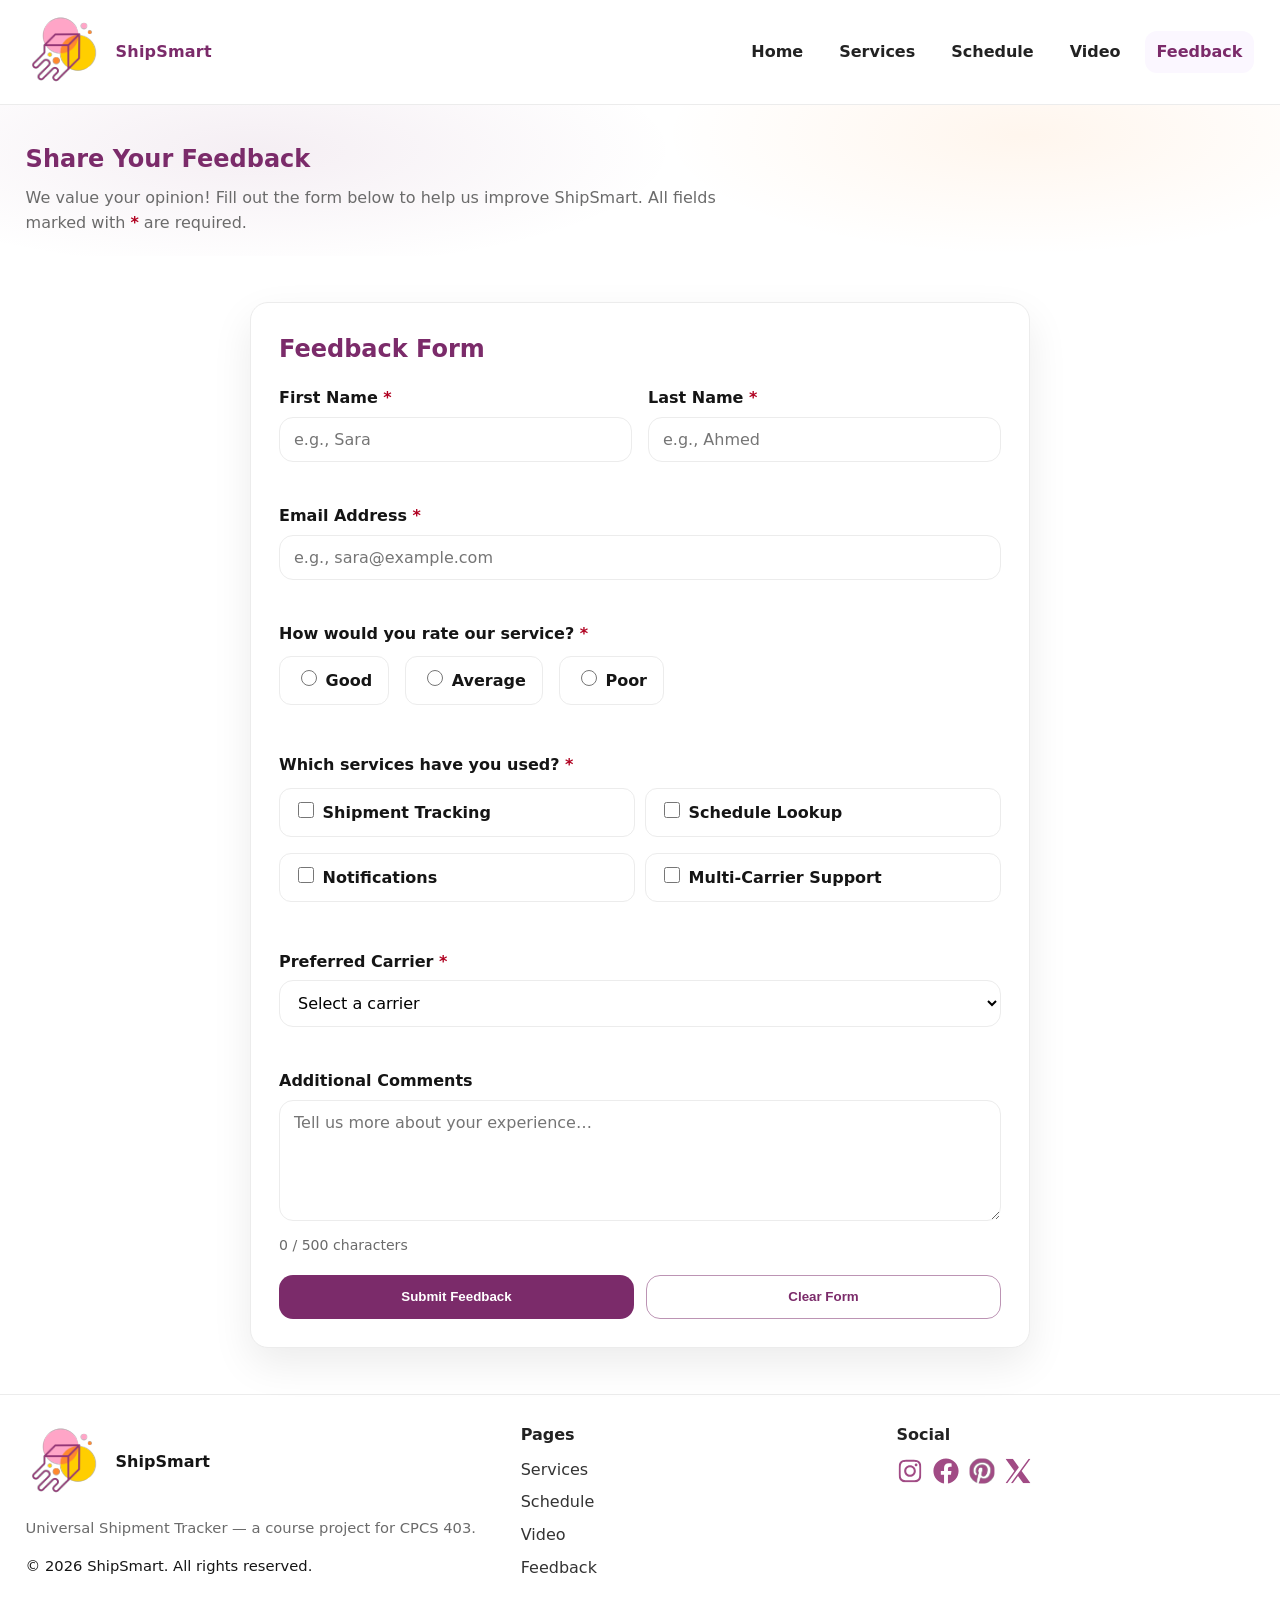
<file: pages/feedback.html>
<!--
Member 1:
  Name: Wareef Alzubaidi
  Student ID: 2207221
  Section: DAR

Member 2:
  Name: Sama Salem Salloum
  Student ID: 2205679
  Section: DAR

Member 3:
  Name: Manar Abdullah Alharbi
  Student ID: 2206712
  Section: DAR

File: pages/feedback.html
Purpose: ShipSmart Feedback Page — user feedback form with client-side validation (name, email, rating, services used, preferred carrier, comments) and success message.
-->
<!DOCTYPE html>
<html lang="en">
<head>
  <meta charset="UTF-8">
  <meta name="viewport" content="width=device-width, initial-scale=1.0">
  <title>ShipSmart | Feedback</title>

  <!-- External CSS  -->
  <link rel="stylesheet" href="../global/main.css">
  <!-- Print CSS -->
  <link rel="stylesheet" href="../global/print.css" media="print">
</head>

<body>
  <!-- ===================== HEADER (Semantic Tag) ===================== -->
  <header class="site-header">
    <div class="container header-inner">
      <!-- Brand -->
      <a class="brand" href="../index.html" aria-label="ShipSmart Home">
        <img class="brand-logo" src="../images/shipsmart-logo-3.svg" alt="ShipSmart logo">
        <span class="brand-name">ShipSmart</span>
      </a>

      <!-- Navigation (consistent across pages) -->
      <nav class="nav" aria-label="Main navigation">
        <ul class="nav-list">
          <li><a class="nav-link" href="../index.html">Home</a></li>
          <li><a class="nav-link" href="services.html">Services</a></li>
          <li><a class="nav-link" href="schedule.html">Schedule</a></li>
          <li><a class="nav-link" href="video.html">Video</a></li>
          <li><a class="nav-link is-active" href="feedback.html">Feedback</a></li>
        </ul>
      </nav>

      <!-- Mobile toggle -->
      <button class="nav-toggle" type="button" aria-label="Open menu" aria-expanded="false">
        ☰
      </button>
    </div>
  </header>

  <!-- ===================== MAIN ===================== -->
  <main>
    <!-- ===================== PAGE HEADING ===================== -->
    <section class="section page-hero">
      <div class="container">
        <h1>Share Your Feedback</h1>
        <p class="muted">
          We value your opinion! Fill out the form below to help us improve ShipSmart.
          All fields marked with <span class="required-star">*</span> are required.
        </p>
      </div>
    </section>

    <!-- ===================== FEEDBACK FORM ===================== -->
    <section class="section">
      <div class="container feedback-layout">
        <!-- Left: Form -->
        <form id="feedbackForm" class="card feedback-card" action="../server/process_feedback.php" method="POST" novalidate>
          <h2>Feedback Form</h2>

          <!-- Name fields: First + Last inline -->
          <div class="name-row">
            <div class="form-group">
              <label for="firstName">First Name <span class="required-star">*</span></label>
              <input
                type="text"
                id="firstName"
                name="firstName"
                placeholder="e.g., Sara"
                required
              >
              <p class="error" id="firstNameError" aria-live="polite"></p>
            </div>
            <div class="form-group">
              <label for="lastName">Last Name <span class="required-star">*</span></label>
              <input
                type="text"
                id="lastName"
                name="lastName"
                placeholder="e.g., Ahmed"
                required
              >
              <p class="error" id="lastNameError" aria-live="polite"></p>
            </div>
          </div>

          <!-- Text field: Email -->
          <div class="form-group">
            <label for="email">Email Address <span class="required-star">*</span></label>
            <input
              type="email"
              id="email"
              name="email"
              placeholder="e.g., sara@example.com"
              required
            >
            <p class="error" id="emailError" aria-live="polite"></p>
          </div>

          <!-- Radio buttons: Rating -->
          <fieldset class="form-group form-fieldset">
            <legend>How would you rate our service? <span class="required-star">*</span></legend>
            <div class="radio-group">
              <label class="radio-label">
                <input type="radio" name="rating" value="good" required>
                <span class="radio-custom"></span>
                Good
              </label>
              <label class="radio-label">
                <input type="radio" name="rating" value="average">
                <span class="radio-custom"></span>
                Average
              </label>
              <label class="radio-label">
                <input type="radio" name="rating" value="poor">
                <span class="radio-custom"></span>
                Poor
              </label>
            </div>
            <p class="error" id="ratingError" aria-live="polite"></p>
          </fieldset>

          <!-- Checkboxes: Services used -->
          <fieldset class="form-group form-fieldset">
            <legend>Which services have you used? <span class="required-star">*</span></legend>
            <div class="checkbox-group">
              <label class="checkbox-label">
                <input type="checkbox" name="services[]" value="tracking">
                <span class="checkbox-custom"></span>
                Shipment Tracking
              </label>
              <label class="checkbox-label">
                <input type="checkbox" name="services[]" value="scheduling">
                <span class="checkbox-custom"></span>
                Schedule Lookup
              </label>
              <label class="checkbox-label">
                <input type="checkbox" name="services[]" value="notifications">
                <span class="checkbox-custom"></span>
                Notifications
              </label>
              <label class="checkbox-label">
                <input type="checkbox" name="services[]" value="multicarrier">
                <span class="checkbox-custom"></span>
                Multi-Carrier Support
              </label>
            </div>
            <p class="error" id="servicesError" aria-live="polite"></p>
          </fieldset>

          <!-- Dropdown menu: Preferred carrier -->
          <div class="form-group">
            <label for="preferredCarrier">Preferred Carrier <span class="required-star">*</span></label>
            <select id="preferredCarrier" name="preferredCarrier" required>
              <option value="" disabled selected>Select a carrier</option>
              <option value="aramex">Aramex</option>
              <option value="dhl">DHL</option>
              <option value="fedex">FedEx</option>
              <option value="smsa">SMSA</option>
              <option value="other">Other</option>
            </select>
            <p class="error" id="carrierPrefError" aria-live="polite"></p>
          </div>

          <!-- Textarea: Additional comments -->
          <div class="form-group">
            <label for="comments">Additional Comments</label>
            <textarea
              id="comments"
              name="comments"
              rows="5"
              placeholder="Tell us more about your experience…"
            ></textarea>
            <p class="hint" id="charCount">0 / 500 characters</p>
          </div>

          <!-- Submit & Reset -->
          <div class="form-actions">
            <button class="btn btn-primary" type="button" id="submitBtn">Submit Feedback</button>
            <button class="btn btn-ghost" type="reset" id="resetBtn">Clear Form</button>
          </div>
        </form>
      </div>

    <!-- ===================== SUCCESS MODAL (hidden, shown via JS) ===================== -->
    <div id="feedbackSuccess" class="modal-overlay" hidden aria-modal="true" role="dialog" aria-labelledby="successTitle">
      <div class="modal-box card">
        <!-- Checkmark icon -->
        <div class="modal-icon" aria-hidden="true">✓</div>
        <h2 id="successTitle">Thank You!</h2>
        <p>Your feedback has been submitted successfully.<br>We appreciate your time!</p>
        <div class="modal-actions">
          <a class="btn btn-primary btn-inline" href="../index.html">Back to Home</a>
          <button class="btn btn-ghost" type="button" id="submitAnotherBtn">Submit Another</button>
        </div>
      </div>
    </div>
    </section>
  </main>

  <!-- ===================== FOOTER (Semantic Tag) ===================== -->
  <footer class="site-footer">
    <div class="container footer-grid">
      <div>
        <div class="footer-brand">
          <img class="footer-logo" src="../images/shipsmart-logo-3.svg" alt="ShipSmart logo">
          <strong>ShipSmart</strong>
        </div>
        <p class="muted small">
          Universal Shipment Tracker — a course project for CPCS 403.
        </p>
        <p class="small">&copy; 2026 ShipSmart. All rights reserved.</p>
      </div>

      <div>
        <p class="footer-title">Pages</p>
        <ul class="footer-links">
          <li><a href="services.html">Services</a></li>
          <li><a href="schedule.html">Schedule</a></li>
          <li><a href="video.html">Video</a></li>
          <li><a href="feedback.html">Feedback</a></li>
        </ul>
      </div>

      <div>
        <p class="footer-title">Social</p>
        <div class="social">
          <a href="#" aria-label="Instagram"><img src="../images/instagram-logo.svg" alt="" aria-hidden="true"></a>
          <a href="#" aria-label="Facebook"><img src="../images/facebook-logo.svg" alt="" aria-hidden="true"></a>
          <a href="#" aria-label="Pinterest"><img src="../images/pinterest-logo.svg" alt="" aria-hidden="true"></a>
          <a href="#" aria-label="X"><img src="../images/x-logo.svg" alt="" aria-hidden="true"></a>
        </div>
      </div>
    </div>
  </footer>

  <!-- External JS (includes feedback validation) -->
  <script src="../scripts/main.js"></script>
</body>
</html>
</file>
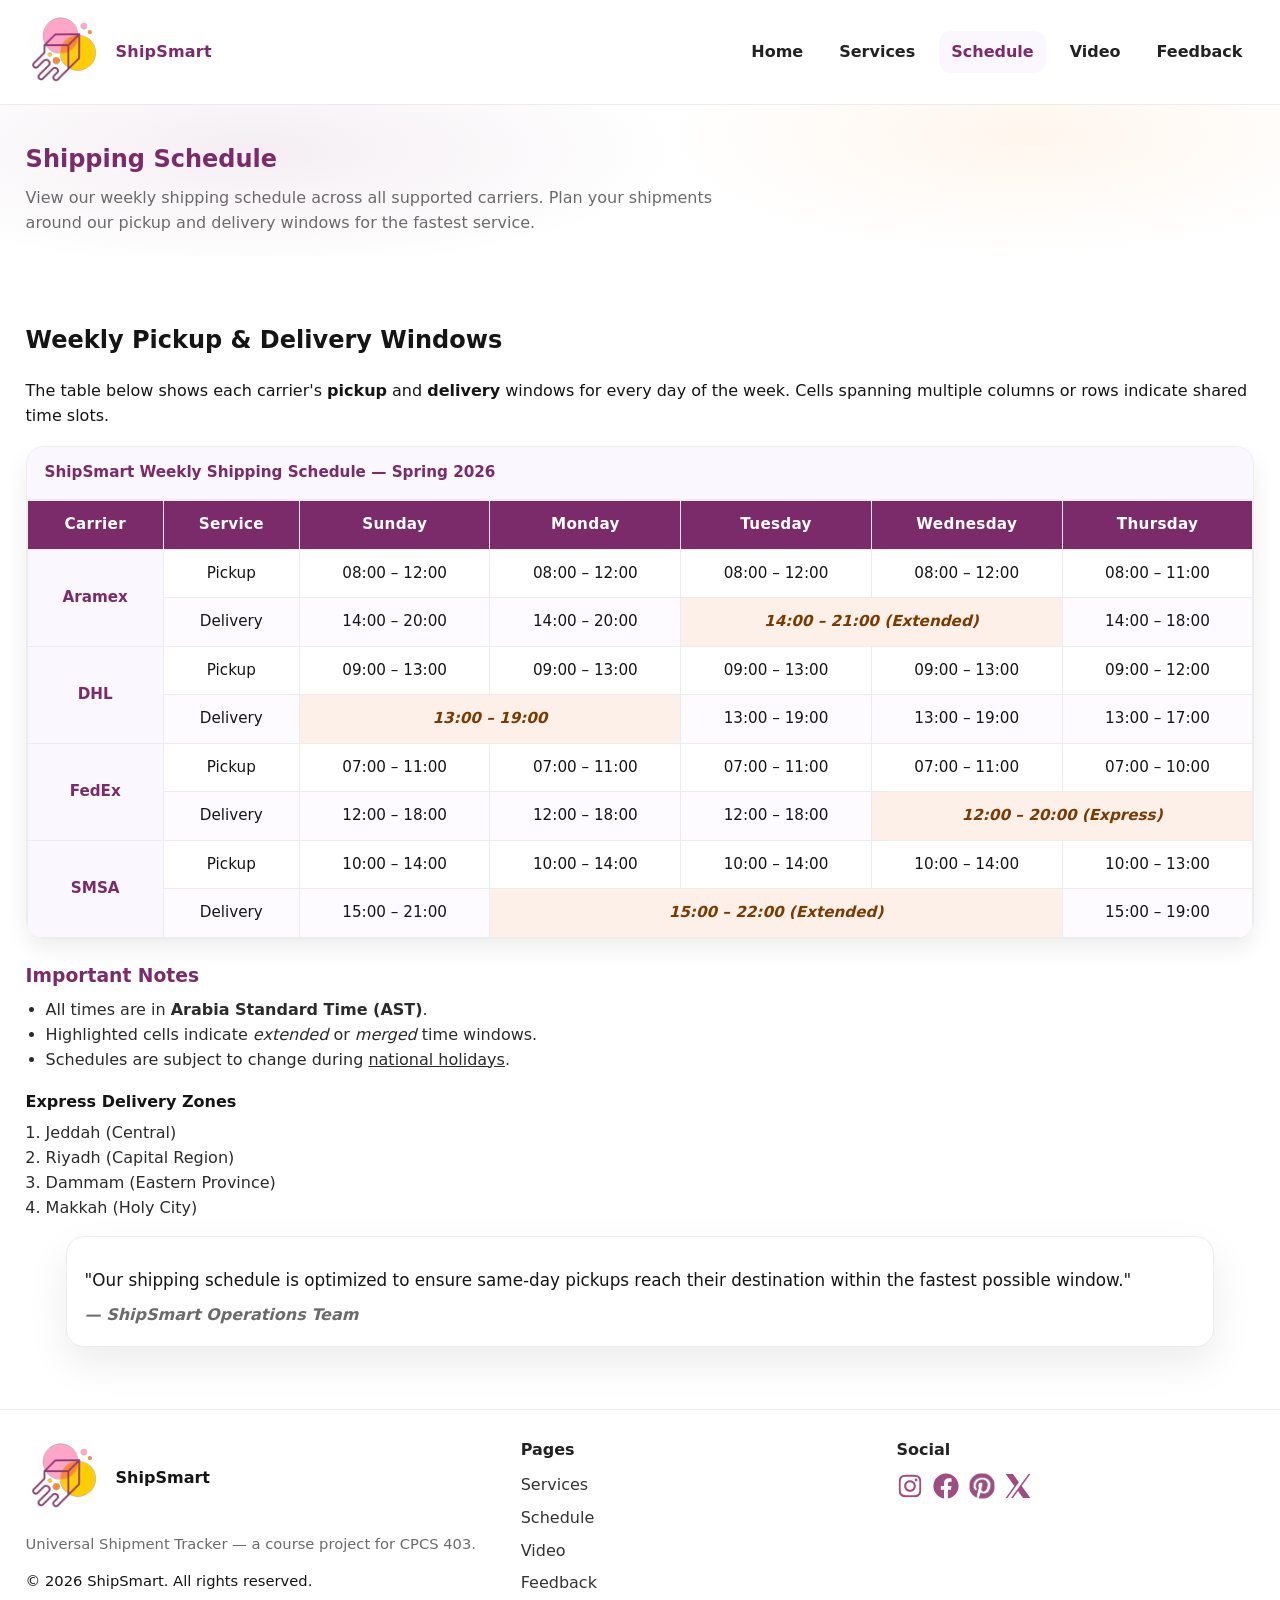
<file: pages/schedule.html>
<!--
Member 1:
  Name: Wareef Alzubaidi
  Student ID: 2207221
  Section: DAR

Member 2:
  Name: Sama Salem Salloum
  Student ID: 2205679
  Section: DAR

Member 3:
  Name: Manar Abdullah Alharbi
  Student ID: 2206712
  Section: DAR

File: pages/schedule.html
Purpose: ShipSmart Schedule Page — weekly shipping schedule table using colspan and rowspan, with important notes and express delivery zones.
-->
<!DOCTYPE html>
<html lang="en">
<head>
  <meta charset="UTF-8">
  <meta name="viewport" content="width=device-width, initial-scale=1.0">
  <title>ShipSmart | Shipping Schedule</title>

  <!-- External CSS (Required) -->
  <link rel="stylesheet" href="../global/main.css">
  <!-- Print CSS — only table content will be printed -->
  <link rel="stylesheet" href="../global/print.css" media="print">
</head>

<body>
  <!-- ===================== HEADER (Semantic Tag) ===================== -->
  <header class="site-header">
    <div class="container header-inner">
      <!-- Brand -->
      <a class="brand" href="../index.html" aria-label="ShipSmart Home">
        <img class="brand-logo" src="../images/shipsmart-logo-3.svg" alt="ShipSmart logo">
        <span class="brand-name">ShipSmart</span>
      </a>

      <!-- Navigation (consistent across pages) -->
      <nav class="nav" aria-label="Main navigation">
        <ul class="nav-list">
          <li><a class="nav-link" href="../index.html">Home</a></li>
          <li><a class="nav-link" href="services.html">Services</a></li>
          <li><a class="nav-link is-active" href="schedule.html">Schedule</a></li>
          <li><a class="nav-link" href="video.html">Video</a></li>
          <li><a class="nav-link" href="feedback.html">Feedback</a></li>
        </ul>
      </nav>

      <!-- Mobile toggle -->
      <button class="nav-toggle" type="button" aria-label="Open menu" aria-expanded="false">
        ☰
      </button>
    </div>
  </header>

  <!-- ===================== MAIN ===================== -->
  <main>
    <!-- ===================== PAGE HEADING ===================== -->
    <section class="section page-hero">
      <div class="container">
        <h1>Shipping Schedule</h1>
        <p class="muted">
          View our weekly shipping schedule across all supported carriers. Plan your shipments
          around our pickup and delivery windows for the fastest service.
        </p>
      </div>
    </section>

    <!-- ===================== SCHEDULE TABLE ===================== -->
    <section class="section" id="scheduleTable">
      <div class="container">
        <h2>Weekly Pickup &amp; Delivery Windows</h2>
        <p>
          The table below shows each carrier's <strong>pickup</strong> and
          <strong>delivery</strong> windows for every day of the week. Cells spanning
          multiple columns or rows indicate shared time slots.
        </p>

        <!-- Responsive table wrapper -->
        <div class="table-wrap">
          <table class="schedule-table" id="mainSchedule">
            <caption>ShipSmart Weekly Shipping Schedule — Spring 2026</caption>

            <!-- Table head -->
            <thead>
              <tr>
                <th>Carrier</th>
                <th>Service</th>
                <th>Sunday</th>
                <th>Monday</th>
                <th>Tuesday</th>
                <th>Wednesday</th>
                <th>Thursday</th>
              </tr>
            </thead>

            <!-- Table body -->
            <tbody>
              <!-- Aramex — rowspan: one carrier spans 2 service rows -->
              <tr>
                <td rowspan="2" class="carrier-cell">Aramex</td>
                <td>Pickup</td>
                <td>08:00 – 12:00</td>
                <td>08:00 – 12:00</td>
                <td>08:00 – 12:00</td>
                <td>08:00 – 12:00</td>
                <td>08:00 – 11:00</td>
              </tr>
              <tr>
                <td>Delivery</td>
                <td>14:00 – 20:00</td>
                <td>14:00 – 20:00</td>
                <!-- colspan: same delivery window spans Tue–Wed -->
                <td colspan="2" class="merged-cell">14:00 – 21:00 (Extended)</td>
                <td>14:00 – 18:00</td>
              </tr>

              <!-- DHL -->
              <tr>
                <td rowspan="2" class="carrier-cell">DHL</td>
                <td>Pickup</td>
                <td>09:00 – 13:00</td>
                <td>09:00 – 13:00</td>
                <td>09:00 – 13:00</td>
                <td>09:00 – 13:00</td>
                <td>09:00 – 12:00</td>
              </tr>
              <tr>
                <td>Delivery</td>
                <!-- colspan: same slot Sun–Mon -->
                <td colspan="2" class="merged-cell">13:00 – 19:00</td>
                <td>13:00 – 19:00</td>
                <td>13:00 – 19:00</td>
                <td>13:00 – 17:00</td>
              </tr>

              <!-- FedEx -->
              <tr>
                <td rowspan="2" class="carrier-cell">FedEx</td>
                <td>Pickup</td>
                <td>07:00 – 11:00</td>
                <td>07:00 – 11:00</td>
                <td>07:00 – 11:00</td>
                <td>07:00 – 11:00</td>
                <td>07:00 – 10:00</td>
              </tr>
              <tr>
                <td>Delivery</td>
                <td>12:00 – 18:00</td>
                <td>12:00 – 18:00</td>
                <td>12:00 – 18:00</td>
                <!-- colspan: shared Wed–Thu -->
                <td colspan="2" class="merged-cell">12:00 – 20:00 (Express)</td>
              </tr>

              <!-- SMSA -->
              <tr>
                <td rowspan="2" class="carrier-cell">SMSA</td>
                <td>Pickup</td>
                <td>10:00 – 14:00</td>
                <td>10:00 – 14:00</td>
                <td>10:00 – 14:00</td>
                <td>10:00 – 14:00</td>
                <td>10:00 – 13:00</td>
              </tr>
              <tr>
                <td>Delivery</td>
                <td>15:00 – 21:00</td>
                <!-- colspan: Mon–Wed same slot -->
                <td colspan="3" class="merged-cell">15:00 – 22:00 (Extended)</td>
                <td>15:00 – 19:00</td>
              </tr>
            </tbody>
          </table>
        </div>

        <!-- Additional info using required HTML elements -->
        <div class="schedule-info">
          <h3>Important Notes</h3>
          <ul>
            <li>All times are in <strong>Arabia Standard Time (AST)</strong>.</li>
            <li>Highlighted cells indicate <em>extended</em> or <em>merged</em> time windows.</li>
            <li>Schedules are subject to change during <u>national holidays</u>.</li>
          </ul>

          <h4>Express Delivery Zones</h4>
          <ol>
            <li>Jeddah (Central)</li>
            <li>Riyadh (Capital Region)</li>
            <li>Dammam (Eastern Province)</li>
            <li>Makkah (Holy City)</li>
          </ol>

          <blockquote class="quote card">
            <p>
              "Our shipping schedule is optimized to ensure same-day pickups reach
              their destination within the fastest possible window."
            </p>
            <cite>— ShipSmart Operations Team</cite>
          </blockquote>
        </div>
      </div>
    </section>
  </main>

  <!-- ===================== FOOTER (Semantic Tag) ===================== -->
  <footer class="site-footer">
    <div class="container footer-grid">
      <div>
        <div class="footer-brand">
          <img class="footer-logo" src="../images/shipsmart-logo-3.svg" alt="ShipSmart logo">
          <strong>ShipSmart</strong>
        </div>
        <p class="muted small">
          Universal Shipment Tracker — a course project for CPCS 403.
        </p>
        <p class="small">&copy; 2026 ShipSmart. All rights reserved.</p>
      </div>

      <div>
        <p class="footer-title">Pages</p>
        <ul class="footer-links">
          <li><a href="services.html">Services</a></li>
          <li><a href="schedule.html">Schedule</a></li>
          <li><a href="video.html">Video</a></li>
          <li><a href="feedback.html">Feedback</a></li>
        </ul>
      </div>

      <div>
        <p class="footer-title">Social</p>
        <div class="social">
          <a href="#" aria-label="Instagram"><img src="../images/instagram-logo.svg" alt="" aria-hidden="true"></a>
          <a href="#" aria-label="Facebook"><img src="../images/facebook-logo.svg" alt="" aria-hidden="true"></a>
          <a href="#" aria-label="Pinterest"><img src="../images/pinterest-logo.svg" alt="" aria-hidden="true"></a>
          <a href="#" aria-label="X"><img src="../images/x-logo.svg" alt="" aria-hidden="true"></a>
        </div>
      </div>
    </div>
  </footer>

  <!-- External JS -->
  <script src="../scripts/main.js"></script>
</body>
</html>
</file>
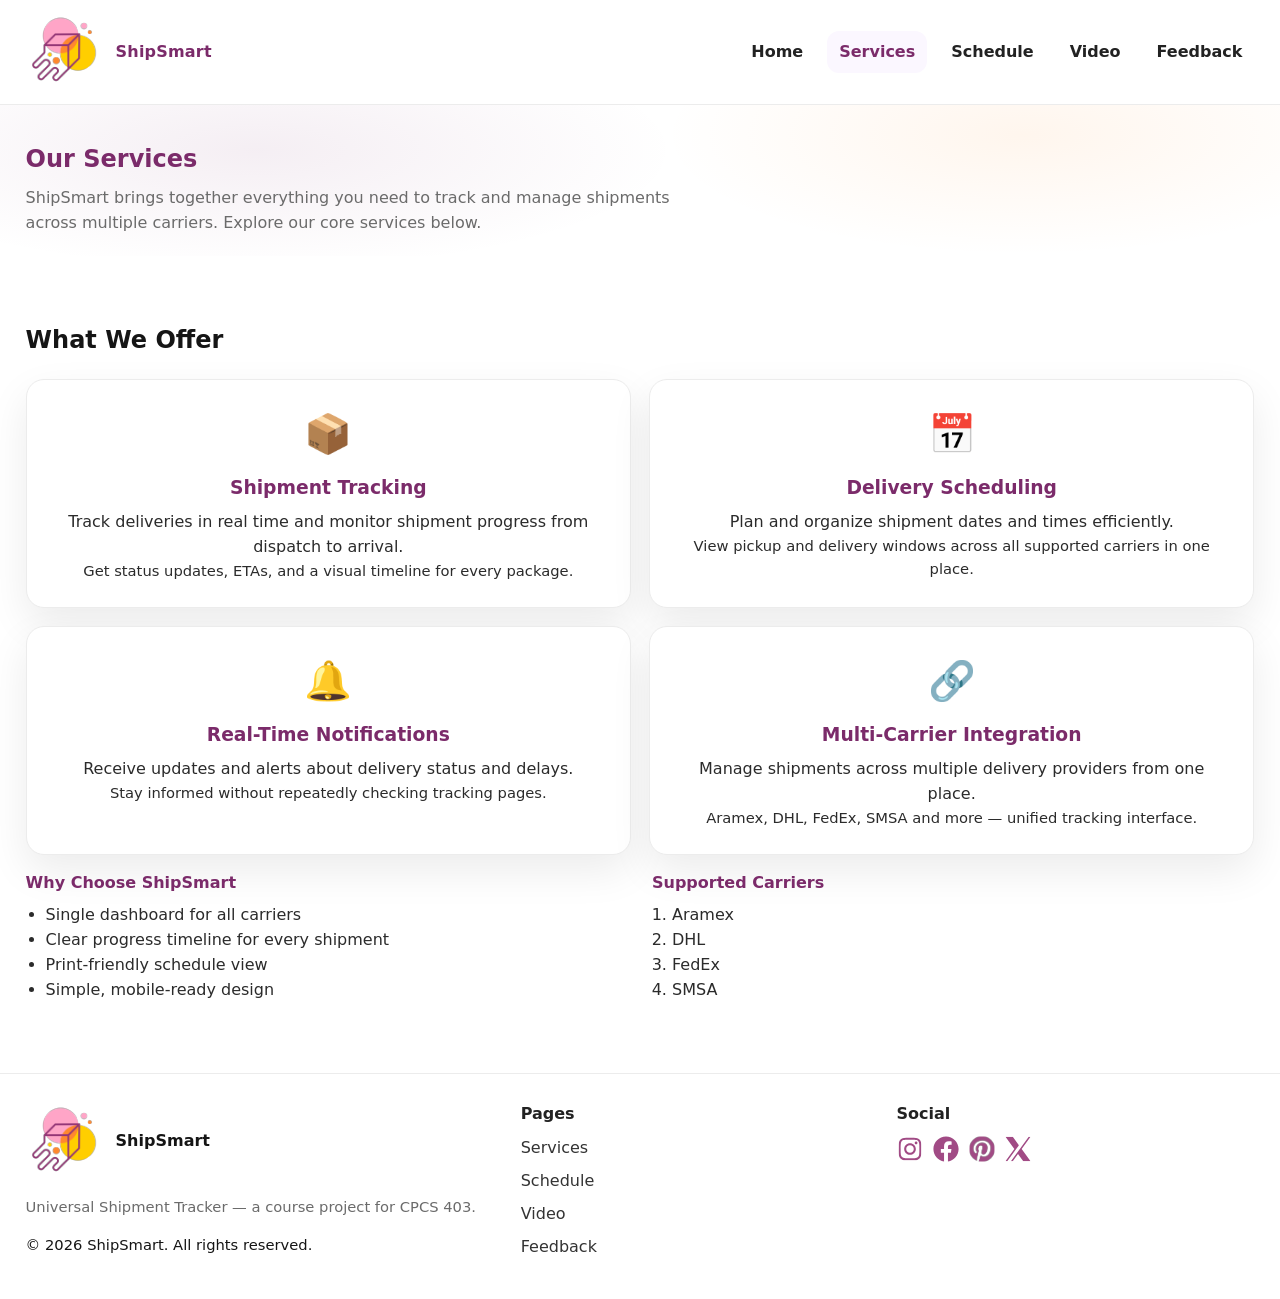
<file: pages/services.html>
<!--
Member 1:
  Name: Wareef Alzubaidi
  Student ID: 2207221
  Section: DAR

Member 2:
  Name: Sama Salem Salloum
  Student ID: 2205679
  Section: DAR

Member 3:
  Name: Manar Abdullah Alharbi
  Student ID: 2206712
  Section: DAR

File: pages/services.html
Purpose: ShipSmart Services Page — displays the four core services (Shipment Tracking, Delivery Scheduling, Real-Time Notifications, Multi-Carrier Integration) with benefits and supported carriers.
-->
<!DOCTYPE html>
<html lang="en">
<head>
  <meta charset="UTF-8">
  <meta name="viewport" content="width=device-width, initial-scale=1.0">
  <title>ShipSmart | Services</title>

  <!-- External CSS -->
  <link rel="stylesheet" href="../global/main.css">
  <link rel="stylesheet" href="../global/print.css" media="print">
</head>

<body>
  <!-- ===================== HEADER ===================== -->
  <header class="site-header">
    <div class="container header-inner">
      <a class="brand" href="../index.html" aria-label="ShipSmart Home">
        <img class="brand-logo" src="../images/shipsmart-logo-3.svg" alt="ShipSmart logo">
        <span class="brand-name">ShipSmart</span>
      </a>

      <nav class="nav" aria-label="Main navigation">
        <ul class="nav-list">
          <li><a class="nav-link" href="../index.html">Home</a></li>
          <li><a class="nav-link is-active" href="services.html">Services</a></li>
          <li><a class="nav-link" href="schedule.html">Schedule</a></li>
          <li><a class="nav-link" href="video.html">Video</a></li>
          <li><a class="nav-link" href="feedback.html">Feedback</a></li>
        </ul>
      </nav>

      <button class="nav-toggle" type="button" aria-label="Open menu" aria-expanded="false">
        ☰
      </button>
    </div>
  </header>

  <!-- ===================== MAIN ===================== -->
  <main>
    <!-- ===================== PAGE HEADING ===================== -->
    <section class="section page-hero">
      <div class="container">
        <h1>Our Services</h1>
        <p class="muted">
          ShipSmart brings together everything you need to track and manage shipments across
          multiple carriers. Explore our core services below.
        </p>
      </div>
    </section>

    <!-- ===================== SERVICES GRID ===================== -->
    <section class="section">
      <div class="container">
        <h2>What We Offer</h2>
        <div class="services-grid">
          <!-- Service 1: Shipment Tracking -->
          <article class="card service-card">
            <div class="service-icon" aria-hidden="true">📦</div>
            <h3>Shipment Tracking</h3>
            <p>Track deliveries in real time and monitor shipment progress from dispatch to arrival.</p>
            <p class="small muted">Get status updates, ETAs, and a visual timeline for every package.</p>
          </article>

          <!-- Service 2: Delivery Scheduling -->
          <article class="card service-card">
            <div class="service-icon" aria-hidden="true">📅</div>
            <h3>Delivery Scheduling</h3>
            <p>Plan and organize shipment dates and times efficiently.</p>
            <p class="small muted">View pickup and delivery windows across all supported carriers in one place.</p>
          </article>

          <!-- Service 3: Real-Time Notifications -->
          <article class="card service-card">
            <div class="service-icon" aria-hidden="true">🔔</div>
            <h3>Real-Time Notifications</h3>
            <p>Receive updates and alerts about delivery status and delays.</p>
            <p class="small muted">Stay informed without repeatedly checking tracking pages.</p>
          </article>

          <!-- Service 4: Multi-Carrier Integration -->
          <article class="card service-card">
            <div class="service-icon" aria-hidden="true">🔗</div>
            <h3>Multi-Carrier Integration</h3>
            <p>Manage shipments across multiple delivery providers from one place.</p>
            <p class="small muted">Aramex, DHL, FedEx, SMSA and more — unified tracking interface.</p>
          </article>
        </div>

        <!-- Benefits summary -->
        <div class="benefits-grid">
          <div>
            <h4>Why Choose ShipSmart</h4>
            <ul>
              <li>Single dashboard for all carriers</li>
              <li>Clear progress timeline for every shipment</li>
              <li>Print-friendly schedule view</li>
              <li>Simple, mobile-ready design</li>
            </ul>
          </div>
          <div>
            <h4>Supported Carriers</h4>
            <ol>
              <li>Aramex</li>
              <li>DHL</li>
              <li>FedEx</li>
              <li>SMSA</li>
            </ol>
          </div>
        </div>
      </div>
    </section>
  </main>

  <!-- ===================== FOOTER ===================== -->
  <footer class="site-footer">
    <div class="container footer-grid">
      <div>
        <div class="footer-brand">
          <img class="footer-logo" src="../images/shipsmart-logo-3.svg" alt="ShipSmart logo">
          <strong>ShipSmart</strong>
        </div>
        <p class="muted small">
          Universal Shipment Tracker — a course project for CPCS 403.
        </p>
        <p class="small">&copy; 2026 ShipSmart. All rights reserved.</p>
      </div>

      <div>
        <p class="footer-title">Pages</p>
        <ul class="footer-links">
          <li><a href="services.html">Services</a></li>
          <li><a href="schedule.html">Schedule</a></li>
          <li><a href="video.html">Video</a></li>
          <li><a href="feedback.html">Feedback</a></li>
        </ul>
      </div>

      <div>
        <p class="footer-title">Social</p>
        <div class="social">
          <a href="#" aria-label="Instagram"><img src="../images/instagram-logo.svg" alt="" aria-hidden="true"></a>
          <a href="#" aria-label="Facebook"><img src="../images/facebook-logo.svg" alt="" aria-hidden="true"></a>
          <a href="#" aria-label="Pinterest"><img src="../images/pinterest-logo.svg" alt="" aria-hidden="true"></a>
          <a href="#" aria-label="X"><img src="../images/x-logo.svg" alt="" aria-hidden="true"></a>
        </div>
      </div>
    </div>
  </footer>

  <script src="../scripts/main.js"></script>
</body>
</html>
</file>
<file: global/main.css>
/*
Member 1:
  Name: Wareef Alzubaidi
  Student ID: 2207221
  Section: DAR

Member 2:
  Name: Sama Salem Salloum
  Student ID: 2205679
  Section: DAR

Member 3:
  Name: Manar Abdullah Alharbi
  Student ID: 2206712
  Section: DAR

File: global/main.css
Purpose: Global stylesheet for ShipSmart — all layout, typography, colors, components, responsive design, and animations.
*/
:root{
  --bg: #ffffff;
  --soft: #fbf7ff;
  --soft2:#fff6f0;
  --text:#151515;
  --muted:#6b6b6b;
  --border:#ececec;

  --primary:#7b2b6a;     /* purple */
  --accent:#ff8a1f;      /* orange */
  --yellow:#f6c544;

  --radius: 18px;
  --shadow: 0 16px 40px rgba(0,0,0,0.08);
  --shadow2: 0 10px 22px rgba(0,0,0,0.07);
}

*{ box-sizing:border-box; }
html,body{ height:100%; }
body{
  margin:0;
  font-family: system-ui, -apple-system, Segoe UI, Roboto, Arial, sans-serif;
  color:var(--text);
  background:var(--bg);
  line-height:1.55;
}

img{ max-width:100%; display:block; }
a{ color:inherit; text-decoration:none; }
a:hover{ text-decoration:underline; }

.container{
  width:min(1120px, 92%);
  margin:0 auto;
}

@media (min-width: 981px){
  .container{
    width: min(1300px, 96%);
  }
}

/* ===================== HEADER ===================== */
.site-header{
  position:sticky;
  top:0;
  z-index:50;
  background: rgba(255,255,255,0.86);
  backdrop-filter: blur(10px);
  border-bottom:1px solid var(--border);
}

.header-inner{
  display:flex;
  align-items:center;
  justify-content:space-between;
  gap:14px;
  padding:12px 0;
}

.brand{
  display:flex;
  align-items:center;
  gap:10px;
}
.brand-logo{
  width:80px;
  height:80px;
  object-fit:contain;
}
.brand-name{
  font-weight:900;
  letter-spacing:.2px;
  color:var(--primary);
}

.nav-list{
  list-style:none;
  padding:0;
  margin:0;
  display:flex;
  gap:12px;
}
.nav-link{
  display:inline-block;
  padding:9px 12px;
  border-radius:12px;
  font-weight:700;
  color:#222;
}
.nav-link:hover,
.nav-link.is-active{
  background: var(--soft);
  color: var(--primary);
  text-decoration:none;
}

.nav-toggle{
  display:none;
  border:1px solid var(--border);
  background:#fff;
  border-radius:12px;
  padding:8px 10px;
  font-size:18px;
  cursor:pointer;
}

/* ===================== HERO ===================== */
.hero{
  position:relative;
  overflow:hidden;
  padding:44px 0 24px;
  background:
    radial-gradient(900px 320px at 15% 10%, rgba(123,43,106,0.12), transparent 60%),
    radial-gradient(820px 320px at 90% 15%, rgba(255,138,31,0.14), transparent 60%),
    linear-gradient(180deg, #ffffff, #ffffff);
}

.decor{
  position:absolute;
  pointer-events:none;
  opacity:0.9;
}
.decor-wave-1{ left:-40px; top:120px; width:260px; opacity:0.65; }
.decor-wave-2{ right:-50px; top:80px; width:280px; opacity:0.55; }
.decor-light-1{ left:20px; top:40px; width:260px; opacity:0.75; }
.decor-light-2{ right:40px; top:220px; width:240px; opacity:0.65; }

.hero::after{
  content:"";
  position:absolute;
  width:520px;
  height:520px;
  right:-160px;
  top:120px;
  background: radial-gradient(circle at 30% 30%, rgba(255,138,31,0.25), transparent 55%),
              radial-gradient(circle at 60% 60%, rgba(123,43,106,0.22), transparent 55%);
  filter: blur(2px);
  border-radius:50%;
  z-index:0;
}

.hero-grid{
  position:relative;
  z-index:1;
  display:flex;
  flex-direction:column;
  gap:22px;
}

.hero-left{
  display:flex;
  flex-direction:column;
  width:100%;
}

.hero-left .card{
  width:100%;
  box-sizing:border-box;
}

.hero-right .illustration.card{
  width:100%;
  box-sizing:border-box;
}

.hero-right .hero-media img.hero-illus{
  width:100%;
  max-height:420px;
  object-fit:cover;
}

.pill{
  display:inline-flex;
  align-items:center;
  gap:10px;
  padding:8px 12px;
  border:1px solid var(--border);
  border-radius:999px;
  background:#fff;
  box-shadow: var(--shadow2);
  font-weight:800;
  color:var(--primary);
  margin:0 0 12px;
}
.pill .dot{
  width:10px;
  height:10px;
  border-radius:999px;
  background: var(--accent);
}

.hero-title{
  margin:0 0 10px;
  font-size: clamp(2rem, 3.2vw, 3rem);
  line-height:1.08;
  letter-spacing:-0.5px;
  text-shadow: 0 10px 30px rgba(0,0,0,0.06);
}
.accent{ color:var(--primary); }

.hero-subtitle{
  margin:0 0 18px;
  color:#2d2d2d;
  max-width: 60ch;
}

/* ===================== CARDS / FORM ===================== */
.card{
  background:#fff;
  border:1px solid var(--border);
  border-radius: var(--radius);
  box-shadow: var(--shadow);
}

.track-card{
  padding:36px 40px;
}

.field-grid{
  display:grid;
  grid-template-columns: 1fr 1fr;
  gap:12px;
}

.field label{
  display:block;
  font-weight:800;
  margin-bottom:6px;
}

input[type="text"], select{
  width:100%;
  padding:12px 12px;
  border-radius: 14px;
  border:1px solid var(--border);
  outline:none;
  font-size:1rem;
  background:#fff;
}
input[type="text"]:focus, select:focus{
  border-color: rgba(123,43,106,0.65);
  box-shadow: 0 0 0 4px rgba(123,43,106,0.12);
}

.inline{
  display:flex;
  align-items:center;
  gap:10px;
  margin-top:10px;
}
.error{
  margin:6px 0 0;
  color:#b00020;
  font-weight:800;
  min-height:18px;
}

.btn{
  display:inline-flex;
  justify-content:center;
  align-items:center;
  gap:8px;
  padding:12px 14px;
  border-radius: 14px;
  border:1px solid var(--border);
  background:#fff;
  font-weight:900;
  cursor:pointer;
  -webkit-appearance: none;   /* iOS Safari reset */
  appearance: none;
  touch-action: manipulation; /* remove iOS 300ms tap delay */
  min-height: 44px;           /* Apple HIG minimum tappable height */
  text-decoration: none;
}
.btn-primary{
  width:100%;
  background: var(--primary);
  border-color: transparent;
  color:#fff;
  margin-top:10px;
}
.btn-primary:hover{ filter:brightness(1.05); }

.btn-inline{ width:auto; margin-top:12px; }

.btn-ghost{
  background: transparent;
  border-color: rgba(123,43,106,0.5);
  color: var(--primary);
  text-decoration:none;
}
.btn-ghost:hover{
  background: var(--soft);
  text-decoration:none;
}

.small{ font-size:0.92rem; }
.muted{ color: var(--muted); }

/* ===================== RIGHT HERO ===================== */
.illustration{
  padding:14px;
  position:relative;
  background: linear-gradient(180deg, #fff, rgba(251,247,255,0.65));
  display:flex;
  flex-direction:column;
  gap:12px;
}

.illus-top{
  display:flex;
  gap:10px;
  flex-wrap:wrap;
}

.chip{
  font-weight:900;
  padding:7px 10px;
  border-radius: 999px;
  border:1px solid var(--border);
  background:#fff;
}
.chip-soft{
  background: var(--soft2);
  border-color: rgba(255,138,31,0.28);
  color:#7a3a00;
}

/* ✅ FIX: Image always fits in card (media box) */
.hero-media{
  width:100%;
  height:320px;          /* adjust if needed */
  border-radius:16px;
  overflow:hidden;
  border:1px solid rgba(0,0,0,0.06);
  box-shadow: 0 18px 40px rgba(0,0,0,0.08);
  background:#fff;
}

.hero-illus{
  width:100%;
  height:100%;
  object-fit:cover;
  display:block;
  margin:0;
}

/* loading + result inside */
.card-inner{
  margin-top:0;
  padding:14px;
  border-radius: 16px;
  border:1px solid var(--border);
  background: linear-gradient(180deg, #fff, #fff);
  box-shadow: var(--shadow2);
}
.loading{
  display:flex;
  align-items:center;
  gap:10px;
  padding:14px;
  border-radius: 16px;
  border:1px dashed var(--border);
  background:#fff;
}
.loading[hidden],
#loadingBox[hidden]{
  display:none !important;
}
.spinner{
  width:20px; height:20px;
  border:3px solid #eee;
  border-top-color: var(--primary);
  border-radius:50%;
  animation: spin .9s linear infinite;
}
@keyframes spin{ to{ transform: rotate(360deg);} }

.result-head{
  display:flex;
  justify-content:space-between;
  align-items:center;
  gap:10px;
}
.result-title{
  margin:0;
  color: var(--primary);
  font-size:1.1rem;
}
.badge{
  padding:7px 10px;
  border-radius:999px;
  font-weight:900;
  background:#eef3ff;
  color:#1d4ed8;
}
.badge.ok{ background:#e9fff0; color:#0b6b2c; }
.badge.warn{ background:#fff4e6; color:#7a4a00; }

.result-grid{
  display:grid;
  grid-template-columns: 1fr 1fr;
  gap:8px 10px;
  margin:10px 0 12px;
}
.result-grid p{ margin:0; }

.timeline{
  list-style:none;
  padding:0;
  margin:0;
  display:grid;
  gap:8px;
}
.step{
  display:flex;
  align-items:center;
  gap:10px;
  padding:10px 12px;
  border-radius: 14px;
  border:1px solid var(--border);
  background:#fff;
  font-weight:800;
}
.step-dot{
  width:12px;
  height:12px;
  border-radius:999px;
  border:3px solid #cfcfcf;
  background:#fff;
}
.step.done{
  background:#f0fff6;
  border-color: rgba(11,107,44,0.18);
}
.step.done .step-dot{
  border-color:#0b6b2c;
  background:#0b6b2c;
}
.step.active{
  background: var(--soft);
  border-color: rgba(123,43,106,0.22);
}
.step.active .step-dot{
  border-color: var(--primary);
  background: var(--primary);
}
.result-actions{
  display:flex;
  gap:10px;
  flex-wrap:wrap;
  margin-top:12px;
}

/* ===================== Supported carriers (FULL WIDTH) ===================== */
.logos{
  margin-top:18px;
  padding:22px 22px 26px;
  border-radius:18px;
  border:1px solid var(--border);
  background:
    radial-gradient(900px 220px at 50% 0%, rgba(123,43,106,0.10), transparent 60%),
    #fff;
  box-shadow: 0 14px 28px rgba(0,0,0,0.06);
}

.logos-title{
  margin:0 0 14px;
  font-weight:900;
  color:#222;
}

/* make the row feel “full” */
.logos-row{
  display:flex;
  justify-content:center;
  align-items:center;
  flex-wrap:wrap;
  gap:80px;              /* bigger gaps */
  padding:10px 0;
}

.logo{
  height:110px;
  width:auto;
  padding:0;             /* remove box padding */
  border:0;              /* remove border */
  border-radius:0;
  background:transparent;/* remove white bg */
  box-shadow:none;       /* remove shadow */
  opacity:1;
  filter: none;
  transition: transform .18s ease, opacity .18s ease;
}

/* hover only lifts the logo, not a card */
.logo:hover{
  transform: translateY(-3px) scale(1.06);
}

/* desktop: even bigger */
@media (min-width: 981px){
  .logo{ height:130px; }
}

/* mobile: keep readable */
@media (max-width: 520px){
  .logos-row{ gap:18px; }
  .logo{ height:90px; }
}

/* ===================== SECTIONS ===================== */
.section{
  padding:46px 0;
}
.section-soft{
  background: linear-gradient(180deg, var(--soft), #fff);
}
.section-head{
  display:flex;
  justify-content:space-between;
  align-items:flex-end;
  gap:12px;
  margin-bottom:18px;
}
.section-head h2{ margin:0; }
.section-head p{ margin:0; max-width:60ch; }

.grid-3{
  display:grid;
  grid-template-columns: repeat(3, 1fr);
  gap:16px;
}

/* ===== Feature Card Image Header Style ===== */
.feature{
  overflow: hidden;
  padding: 0;
  display: flex;
  flex-direction: column;
  transition: transform .18s ease, box-shadow .18s ease;
}
.feature:hover{
  transform: translateY(-8px);
  box-shadow: 0 24px 60px rgba(123,43,106,0.14);
  border-color: rgba(123,43,106,0.18);
}

.feature-image{
  width: 100%;
  height: 220px;
  overflow: hidden;
  position: relative;
}

.feature-image img{
  width: 100%;
  height: 100%;
  object-fit: cover;
  display: block;
  transition: transform .4s ease;
}

.feature:hover .feature-image img{
  transform: scale(1.05);
}

.feature-content{
  padding: 20px;
}

.feature-image::after{
  content: "";
  position: absolute;
  inset: 0;
  background: linear-gradient(to bottom, rgba(0,0,0,0) 40%, rgba(0,0,0,0.15));
}

.feature h3{ margin:10px 0 8px; color: var(--primary); }
.feature p{ margin:0 0 12px; color:#2b2b2b; }

.check-list{
  list-style:none;
  padding:0; margin:0;
  display:grid;
  gap:8px;
}
.check-list li{
  display:flex;
  align-items:center;
  gap:10px;
  font-weight:800;
  color:#333;
}
.check-list img{ width:20px; height:20px; }

/* How */
.how-grid{
  display:grid;
  grid-template-columns: 1.05fr 0.95fr;
  gap:18px;
  align-items:center;
}
.how-steps{
  margin:12px 0 0;
  padding-left: 18px;
  color:#2b2b2b;
}
.how-card{
  padding:0;
  border-radius:18px;
  overflow:hidden;
}
.how-card img{
  width:100%;
  height:260px;
  object-fit:cover;
  display:block;
}

/* Quote */
.quote{
  padding:18px;
}
.quote p{
  margin:12px 0 10px;
  font-size:1.05rem;
}
.quote-top{
  display:flex;
  align-items:center;
  justify-content:space-between;
  gap:12px;
}
.quote-icon{ width:34px; height:34px; }
.stars{
  display:flex;
  gap:6px;
}
.stars img{ width:18px; height:18px; }
cite{
  display:block;
  color: var(--muted);
  font-style: italic;
  font-weight:700;
}

.contact{
  display:flex;
  align-items:center;
  justify-content:center;
  gap:10px;
  flex-wrap:wrap;
  text-align:center;
  margin-top:16px;
  color: var(--muted);
}

.contact img{
  width:18px;
  height:18px;
}

/* ===================== FOOTER ===================== */
.site-footer{
  border-top:1px solid var(--border);
  padding:28px 0;
  background:rgb(255, 255, 255);
}
.footer-grid{
  display:grid;
  grid-template-columns: 1.2fr 0.9fr 0.9fr;
  gap:18px;
  align-items:start;
}
.footer-brand{
  display:flex;
  align-items:center;
  gap:10px;
}
.footer-logo{
  width:80px;
  height:80px;
  object-fit:contain;
}
.footer-title{
  margin:0 0 10px;
  font-weight:900;
  color:#222;
}
.footer-links{
  list-style:none;
  padding:0;
  margin:0;
  display:grid;
  gap:8px;
}
.footer-links a{
  color:#333;
  font-weight:400;
}
.footer-links a:hover{ color: var(--primary); }

.social{
  display:flex;
  gap:10px;
  align-items:center;
}
.social img{ width:26px; height:26px; opacity:0.9; }

/* ===================== RESPONSIVE ===================== */
@media (max-width: 980px){
  .field-grid{ grid-template-columns: 1fr; }
  .result-grid{ grid-template-columns: 1fr; }
  .grid-3{ grid-template-columns: 1fr; }
  .how-grid{ grid-template-columns: 1fr; }
  .footer-grid{ grid-template-columns: 1fr; }

  .hero-media{ height:280px; }
}

@media (max-width: 860px){
  .nav{ display:none; }
  .nav-toggle{ display:inline-flex; }

  body.menu-open .nav{
    display:block;
    position:absolute;
    top:68px;
    left:4%;
    right:4%;
    background:#fff;
    border:1px solid var(--border);
    border-radius: var(--radius);
    box-shadow: var(--shadow2);
    padding:10px;
  }
  body.menu-open .nav-list{
    flex-direction:column;
  }
}

.container-wide{
  width:min(1320px, 94%);
}

/* ===================== PAGE HERO (inner pages) ===================== */
.page-hero{
  background:
    radial-gradient(700px 200px at 20% 30%, rgba(123,43,106,0.08), transparent 60%),
    radial-gradient(600px 200px at 80% 20%, rgba(255,138,31,0.08), transparent 60%),
    #fff;
  padding: 36px 0 20px;
}
.page-hero h1{
  margin:0 0 8px;
  color: var(--primary);
}
.page-hero p{
  margin:0;
  max-width:68ch;
}
.required-star{
  color:#b00020;
  font-weight:900;
}

/* ===================== SCHEDULE TABLE ===================== */
.table-wrap{
  overflow-x:auto;
  margin:18px 0;
  border-radius: var(--radius);
  border:1px solid var(--border);
  box-shadow: var(--shadow2);
}

.schedule-table{
  width:100%;
  border-collapse:collapse;
  font-size:0.95rem;
}

.schedule-table caption{
  padding:14px 18px;
  font-weight:900;
  text-align:left;
  color: var(--primary);
  background: var(--soft);
  border-bottom:1px solid var(--border);
}

.schedule-table th,
.schedule-table td{
  padding:12px 16px;
  text-align:center;
  border:1px solid var(--border);
}

.schedule-table thead th{
  background: var(--primary);
  color:#fff;
  font-weight:800;
  letter-spacing:0.3px;
  white-space:nowrap;
}

.schedule-table tbody tr:nth-child(even){
  background: rgba(251,247,255,0.45);
}

.schedule-table tbody tr:hover{
  background: rgba(123,43,106,0.06);
}

.carrier-cell{
  font-weight:900;
  color: var(--primary);
  background: var(--soft) !important;
  vertical-align:middle;
}

.merged-cell{
  background: rgba(255,138,31,0.10) !important;
  font-style:italic;
  font-weight:700;
  color:#7a3a00;
}

.schedule-info{
  margin-top:22px;
}
.schedule-info h3{ color: var(--primary); margin:0 0 8px; }
.schedule-info h4{ margin:18px 0 6px; }
.schedule-info ul,
.schedule-info ol{
  padding-left:20px;
  margin:0 0 12px;
  color:#2b2b2b;
}

/* ===================== FEEDBACK FORM ===================== */
.feedback-layout{
  display:grid;
  grid-template-columns: 1fr;
  gap:24px;
  align-items:start;
  max-width:780px;
  margin:0 auto;
}

.feedback-card{
  padding:28px;
  width:100%;
}
.feedback-card h2{
  margin:0 0 18px;
  color: var(--primary);
}

.form-group{
  margin-bottom:18px;
}
.form-group label{
  display:block;
  font-weight:800;
  margin-bottom:6px;
}

/* Override default input/select styles for feedback page too */
.feedback-card input[type="text"],
.feedback-card input[type="email"],
.feedback-card select,
.feedback-card textarea{
  width:100%;
  padding:12px 14px;
  border-radius:14px;
  border:1px solid var(--border);
  outline:none;
  font-size:1rem;
  font-family:inherit;
  background:#fff;
  transition: border-color .2s, box-shadow .2s;
}
.feedback-card input[type="text"]:focus,
.feedback-card input[type="email"]:focus,
.feedback-card select:focus,
.feedback-card textarea:focus{
  border-color: rgba(123,43,106,0.65);
  box-shadow: 0 0 0 4px rgba(123,43,106,0.12);
}

.feedback-card textarea{
  resize:vertical;
  min-height:100px;
}

/* Fieldset reset */
.form-fieldset{
  border:none;
  padding:0;
  margin:0 0 18px;
}
.form-fieldset legend{
  font-weight:800;
  margin-bottom:10px;
  padding:0;
}

/* Radio group */
.radio-group{
  display:flex;
  gap:16px;
  flex-wrap:wrap;
}
.radio-label{
  display:inline-flex;
  align-items:center;
  gap:8px;
  padding:10px 16px;
  border:1px solid var(--border);
  border-radius:12px;
  background:#fff;
  cursor:pointer;
  font-weight:700;
  transition: border-color .2s, background .2s;
}
.radio-label:hover{
  border-color: rgba(123,43,106,0.35);
  background: var(--soft);
}
.radio-label input[type="radio"]{
  accent-color: var(--primary);
  width:16px;
  height:16px;
}

/* Checkbox group */
.checkbox-group{
  display:grid;
  grid-template-columns: 1fr 1fr;
  gap:10px;
}
.checkbox-label{
  display:inline-flex;
  align-items:center;
  gap:8px;
  padding:10px 14px;
  border:1px solid var(--border);
  border-radius:12px;
  background:#fff;
  cursor:pointer;
  font-weight:700;
  transition: border-color .2s, background .2s;
}
.checkbox-label:hover{
  border-color: rgba(123,43,106,0.35);
  background: var(--soft);
}
.checkbox-label input[type="checkbox"]{
  accent-color: var(--primary);
  width:16px;
  height:16px;
}

/* Hint text */
.hint{
  margin:6px 0 0;
  font-size:0.88rem;
  color: var(--muted);
}

/* Form actions */
.form-actions{
  display:flex;
  gap:12px;
  flex-wrap:wrap;
  margin-top:6px;
}
.form-actions .btn-primary,
.form-actions .btn-ghost{
  display: flex;
  flex: 0 0 calc(50% - 6px); /* exact equal halves minus half the gap */
  width: calc(50% - 6px);
  min-width: 0;
  box-sizing: border-box;
  justify-content: center;
  align-items: center;
  margin-top: 0;
}
@media(max-width: 480px){
  .form-actions{
    flex-direction: column;
  }
  .form-actions .btn-primary,
  .form-actions .btn-ghost{
    flex: unset;
    width: 100%;          /* full-width on mobile = easy tap target */
    min-height: 52px;
  }
}

/* Input error state */
.form-group.has-error input,
.form-group.has-error select,
.form-group.has-error textarea{
  border-color:#b00020;
  box-shadow: 0 0 0 3px rgba(176,0,32,0.10);
}
.form-fieldset.has-error{
  border: 1.5px solid #b00020;
  border-radius: var(--radius);
  padding: 10px 14px 4px;
}

/* First + Last name side-by-side */
.name-row{
  display: grid;
  grid-template-columns: 1fr 1fr;
  gap: 16px;
}
@media(max-width:560px){
  .name-row{ grid-template-columns: 1fr; }
}

/* Sidebar */
.feedback-sidebar{
  display:flex;
  flex-direction:column;
  gap:16px;
}
.sidebar-card{
  padding:22px;
}
.sidebar-card h3{
  margin:0 0 10px;
  color: var(--primary);
}
.sidebar-card h4{
  margin:14px 0 6px;
}
.sidebar-card ul{
  padding-left:18px;
  margin:0;
  color:#2b2b2b;
}
.sidebar-contact{
  display:block;
  padding:16px 22px;
  border:1px solid var(--border);
  border-radius: var(--radius);
  background:#fff;
  color: var(--muted);
  font-style:normal;
  line-height:1.6;
}

/* ===================== SUCCESS MODAL ===================== */
.modal-overlay{
  position: fixed;
  inset: 0;
  background: rgba(0, 0, 0, 0.55);
  backdrop-filter: blur(3px);
  -webkit-backdrop-filter: blur(3px);
  display: flex;
  align-items: center;
  justify-content: center;
  z-index: 999;
  padding: 20px;
  animation: fadeIn .2s ease;
}
.modal-overlay[hidden]{
  display: none;
}
.modal-box{
  width: 100%;
  max-width: 480px;
  padding: 44px 40px 36px;
  text-align: center;
  animation: slideUp .25s ease;
}
.modal-icon{
  width: 64px;
  height: 64px;
  border-radius: 50%;
  background: var(--primary);
  color: #fff;
  font-size: 2rem;
  line-height: 64px;
  margin: 0 auto 20px;
}
.modal-box h2{
  color: var(--primary);
  margin: 0 0 10px;
  font-size: 1.6rem;
}
.modal-box p{
  color: #2b2b2b;
  margin: 0 0 28px;
  line-height: 1.7;
}
.modal-actions{
  display: flex;
  gap: 12px;
  justify-content: center;
  flex-wrap: wrap;
}
.modal-actions .btn{
  display: flex;
  flex: 0 0 calc(50% - 6px); /* exact half minus half the gap → always equal */
  width: calc(50% - 6px);    /* belt-and-suspenders for <a> vs <button> */
  min-width: 0;
  box-sizing: border-box;
  justify-content: center;
  align-items: center;
  padding: 14px 20px;
  font-size: 1rem;
  font-weight: 700;
  line-height: 1;
  margin-top: 0;             /* cancel .btn-primary margin-top */
}
@keyframes fadeIn{
  from{ opacity:0; }
  to  { opacity:1; }
}
@keyframes slideUp{
  from{ transform: translateY(30px); opacity:0; }
  to  { transform: translateY(0);    opacity:1; }
}

/* (kept for backwards compat — no longer used) */
.feedback-success{ display:none; }

/* ===================== SERVICES PAGE ===================== */
.services-grid{
  display:grid;
  grid-template-columns: repeat(2,1fr);
  gap:18px;
  margin-top:16px;
}
.service-card{
  padding:24px;
  text-align:center;
  transition: transform .18s ease, box-shadow .18s ease;
}
.service-card:hover{
  transform: translateY(-6px);
  box-shadow: 0 20px 48px rgba(123,43,106,0.12);
  border-color: rgba(123,43,106,0.18);
}
.service-icon{
  font-size:2.4rem;
  margin-bottom:10px;
}
.service-card h3{
  margin:0 0 8px;
  color: var(--primary);
}
.service-card p{
  margin:0;
  color:#2b2b2b;
}

.benefits-grid{
  display:grid;
  grid-template-columns:1fr 1fr;
  gap:24px;
  margin:16px 0 24px;
}
.benefits-grid h4{ margin:0 0 6px; color: var(--primary); }
.benefits-grid ul,
.benefits-grid ol{
  padding-left:20px;
  margin:8px 0 0;
  color:#2b2b2b;
}

/* ===================== VIDEO PAGE ===================== */
.video-wrap{
  padding:0;
  overflow:hidden;
}
.video-wrap video{
  display:block;
  width:100%;
  max-width:100%;
}
.video-wrap code{
  font-family: Consolas, monospace;
  font-size:0.9em;
}

/* ===================== RESPONSIVE (inner pages) ===================== */
@media (max-width: 980px){
  .feedback-layout{ grid-template-columns:1fr; }
  .services-grid{ grid-template-columns:1fr; }
  .benefits-grid{ grid-template-columns:1fr; }
  .checkbox-group{ grid-template-columns:1fr; }
}
</file>
<file: global/print.css>
/*
Member 1:
  Name: Wareef Alzubaidi
  Student ID: 2207221
  Section: DAR

Member 2:
  Name: Sama Salem Salloum
  Student ID: 2205679
  Section: DAR

Member 3:
  Name: Manar Abdullah Alharbi
  Student ID: 2206712
  Section: DAR

File: global/print.css
Purpose: Print stylesheet — hides all non-essential content and only prints the shipping schedule table.
*/
/* ===== Hide everything by default ===== */
body *{
  visibility:hidden;
}

/* ===== Show only the schedule table and its contents ===== */
#scheduleTable,
#scheduleTable *,
#mainSchedule,
#mainSchedule *{
  visibility:visible;
}

/* Position the table at top-left of the printed page */
#scheduleTable{
  position:absolute;
  left:0;
  top:0;
  width:100%;
}

/* ===== Table print styles ===== */
.schedule-table{
  width:100%;
  border-collapse:collapse;
  font-size:11pt;
}

.schedule-table caption{
  font-weight:bold;
  text-align:left;
  padding:8px 0;
  font-size:13pt;
}

.schedule-table th,
.schedule-table td{
  border:1px solid #333;
  padding:6px 10px;
  text-align:center;
}

.schedule-table thead th{
  background:#ddd !important;
  color:#000 !important;
  -webkit-print-color-adjust:exact;
  print-color-adjust:exact;
}

/* Remove shadows, rounded corners for print */
.table-wrap{
  border:none;
  box-shadow:none;
  border-radius:0;
  overflow:visible;
}

/* ===== Hide interactive and decorative elements ===== */
.site-header,
.site-footer,
.nav,
.nav-toggle,
.page-hero,
.schedule-info,
.hero,
.feedback-layout,
.feedback-card,
.feedback-sidebar,
.feedback-success,
.services-grid,
.benefits-grid{
  display:none !important;
}
</file>
